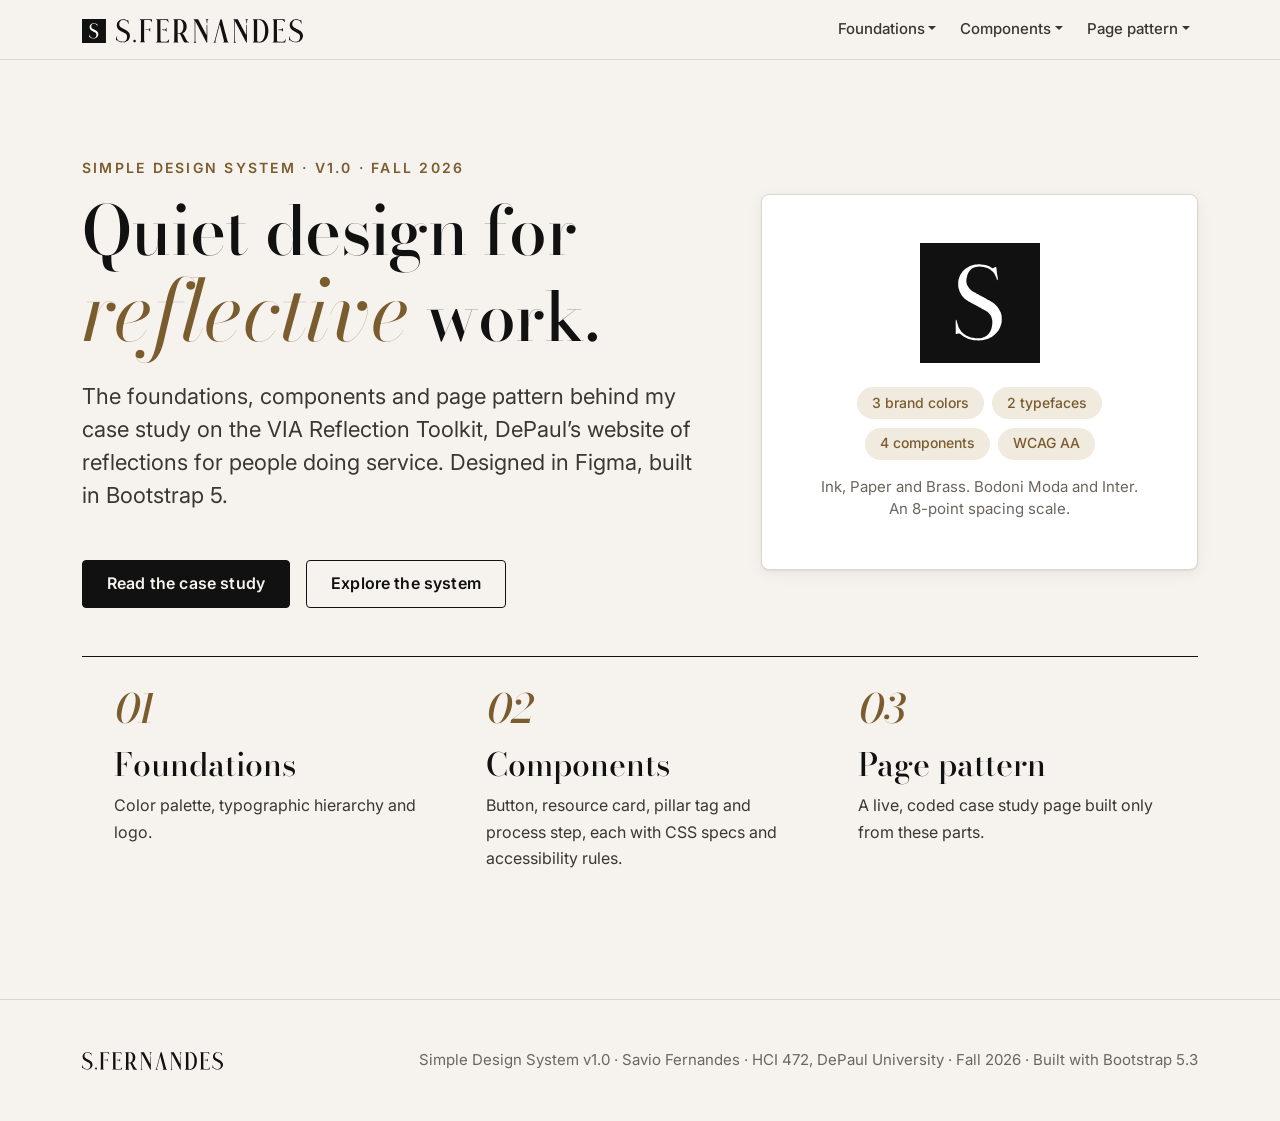
<file: index.html>
<!DOCTYPE html>
<html lang="en">
<head>
  <meta charset="UTF-8">
  <meta name="viewport" content="width=device-width, initial-scale=1">
  <meta name="description" content="A simple design system by Savio Fernandes, built for a case study of DePaul's VIA Reflection Toolkit.">
  <meta name="author" content="Savio Fernandes">
  <title>Cover · S.Fernandes Design System</title>
  <link rel="icon" href="favicon.svg" type="image/svg+xml">
  <link rel="icon" href="favicon.ico" sizes="any">
  <link href="https://cdn.jsdelivr.net/npm/bootstrap@5.3.3/dist/css/bootstrap.min.css" rel="stylesheet">
  <link rel="preconnect" href="https://fonts.googleapis.com">
  <link rel="preconnect" href="https://fonts.gstatic.com" crossorigin>
  <link href="https://fonts.googleapis.com/css2?family=Bodoni+Moda:ital,opsz,wght@0,6..96,400;0,6..96,500;1,6..96,400&family=Inter:wght@400;500;600&display=swap" rel="stylesheet">
  <link rel="stylesheet" href="css/ds.css">
</head>
<body>
<a class="skip-link" href="#main">Skip to main content</a>
<header>
<nav class="navbar navbar-expand-md sticky-top sf-nav" aria-label="Main">
  <div class="container-xl">
    <a class="navbar-brand" href="index.html"><img src="assets/logo/sf-lockup-black.svg" alt="S.Fernandes design system home"></a>
    <button class="navbar-toggler" type="button" data-bs-toggle="collapse" data-bs-target="#sfnav" aria-controls="sfnav" aria-expanded="false" aria-label="Toggle navigation">
      <span class="navbar-toggler-icon"></span>
    </button>
    <div class="collapse navbar-collapse" id="sfnav">
      <ul class="navbar-nav ms-auto gap-md-2"><li class="nav-item dropdown">
          <a class="nav-link dropdown-toggle" href="#" id="dd-foundations" role="button" data-bs-toggle="dropdown" aria-expanded="false">Foundations</a>
          <ul class="dropdown-menu dropdown-menu-end" aria-labelledby="dd-foundations"><li><a class="dropdown-item" href="foundations/colors.html">Color</a></li><li><a class="dropdown-item" href="foundations/typography.html">Typography</a></li><li><a class="dropdown-item" href="foundations/logo.html">Logo</a></li></ul>
        </li><li class="nav-item dropdown">
          <a class="nav-link dropdown-toggle" href="#" id="dd-components" role="button" data-bs-toggle="dropdown" aria-expanded="false">Components</a>
          <ul class="dropdown-menu dropdown-menu-end" aria-labelledby="dd-components"><li><a class="dropdown-item" href="components/button.html">Button</a></li><li><a class="dropdown-item" href="components/card.html">Resource card</a></li><li><a class="dropdown-item" href="components/tag.html">Pillar tag</a></li><li><a class="dropdown-item" href="components/step.html">Process step</a></li></ul>
        </li><li class="nav-item dropdown">
          <a class="nav-link dropdown-toggle" href="#" id="dd-page-pattern" role="button" data-bs-toggle="dropdown" aria-expanded="false">Page pattern</a>
          <ul class="dropdown-menu dropdown-menu-end" aria-labelledby="dd-page-pattern"><li><a class="dropdown-item" href="patterns/case-study.html">Case study: VIA Toolkit</a></li></ul>
        </li></ul>
    </div>
  </div>
</nav>
</header>

<main id="main">
<section class="sf-cover">
  <div class="container-xl">
    <div class="row align-items-center g-4 g-lg-5">
      <div class="col-lg-7">
        <span class="sf-eyebrow">Simple Design System · v1.0 · Fall 2026</span>
        <h1 class="sf-display mb-4">Quiet design for <em class="sf-emphasis">reflective</em> work.</h1>
        <p class="sf-lead sf-measure mb-5">The foundations, components and page pattern behind my case study on the VIA Reflection Toolkit, DePaul’s website of reflections for people doing service. Designed in Figma, built in Bootstrap 5.</p>
        <div class="d-flex flex-wrap gap-3">
          <a class="sf-btn" href="patterns/case-study.html">Read the case study</a>
          <a class="sf-btn sf-btn--secondary" href="foundations/colors.html">Explore the system</a>
        </div>
      </div>
      <div class="col-lg-5">
        <div class="sf-mock text-center p-5">
          <img src="assets/logo/sf-mark-black.svg" alt="" width="120" height="120" class="mb-4">
          <ul class="sf-tags justify-content-center mb-3" aria-label="System at a glance">
            <li><span class="sf-tag">3 brand colors</span></li>
            <li><span class="sf-tag">2 typefaces</span></li>
            <li><span class="sf-tag">4 components</span></li>
            <li><span class="sf-tag">WCAG AA</span></li>
          </ul>
          <p class="sf-small mb-0">Ink, Paper and Brass. Bodoni Moda and Inter. An 8-point spacing scale.</p>
        </div>
      </div>
    </div>
    <div class="row g-0 mt-5">
      <div class="col-md-4"><a class="sf-cover-card" href="foundations/colors.html"><span class="num">01</span><h2>Foundations</h2><p>Color palette, typographic hierarchy and logo.</p></a></div>
      <div class="col-md-4"><a class="sf-cover-card" href="components/button.html"><span class="num">02</span><h2>Components</h2><p>Button, resource card, pillar tag and process step, each with CSS specs and accessibility rules.</p></a></div>
      <div class="col-md-4"><a class="sf-cover-card" href="patterns/case-study.html"><span class="num">03</span><h2>Page pattern</h2><p>A live, coded case study page built only from these parts.</p></a></div>
    </div>
  </div>
</section>
</main>
<footer class="sf-footer">
  <div class="container-xl d-flex flex-wrap justify-content-between align-items-center gap-3">
    <img src="assets/logo/sf-wordmark-black.svg" alt="S.Fernandes">
    <span>Simple Design System v1.0 · Savio Fernandes · HCI 472, DePaul University · Fall 2026 · Built with Bootstrap 5.3</span>
  </div>
</footer>
<script src="https://cdn.jsdelivr.net/npm/bootstrap@5.3.3/dist/js/bootstrap.bundle.min.js"></script>
<script>
  // Pillar tag filter toggles (Pillar tag component + case study demo)
  document.querySelectorAll('button.sf-tag[aria-pressed]').forEach(function (b) {
    b.addEventListener('click', function () {
      b.setAttribute('aria-pressed', b.getAttribute('aria-pressed') === 'true' ? 'false' : 'true');
    });
  });
</script>
</body>
</html>
</file>
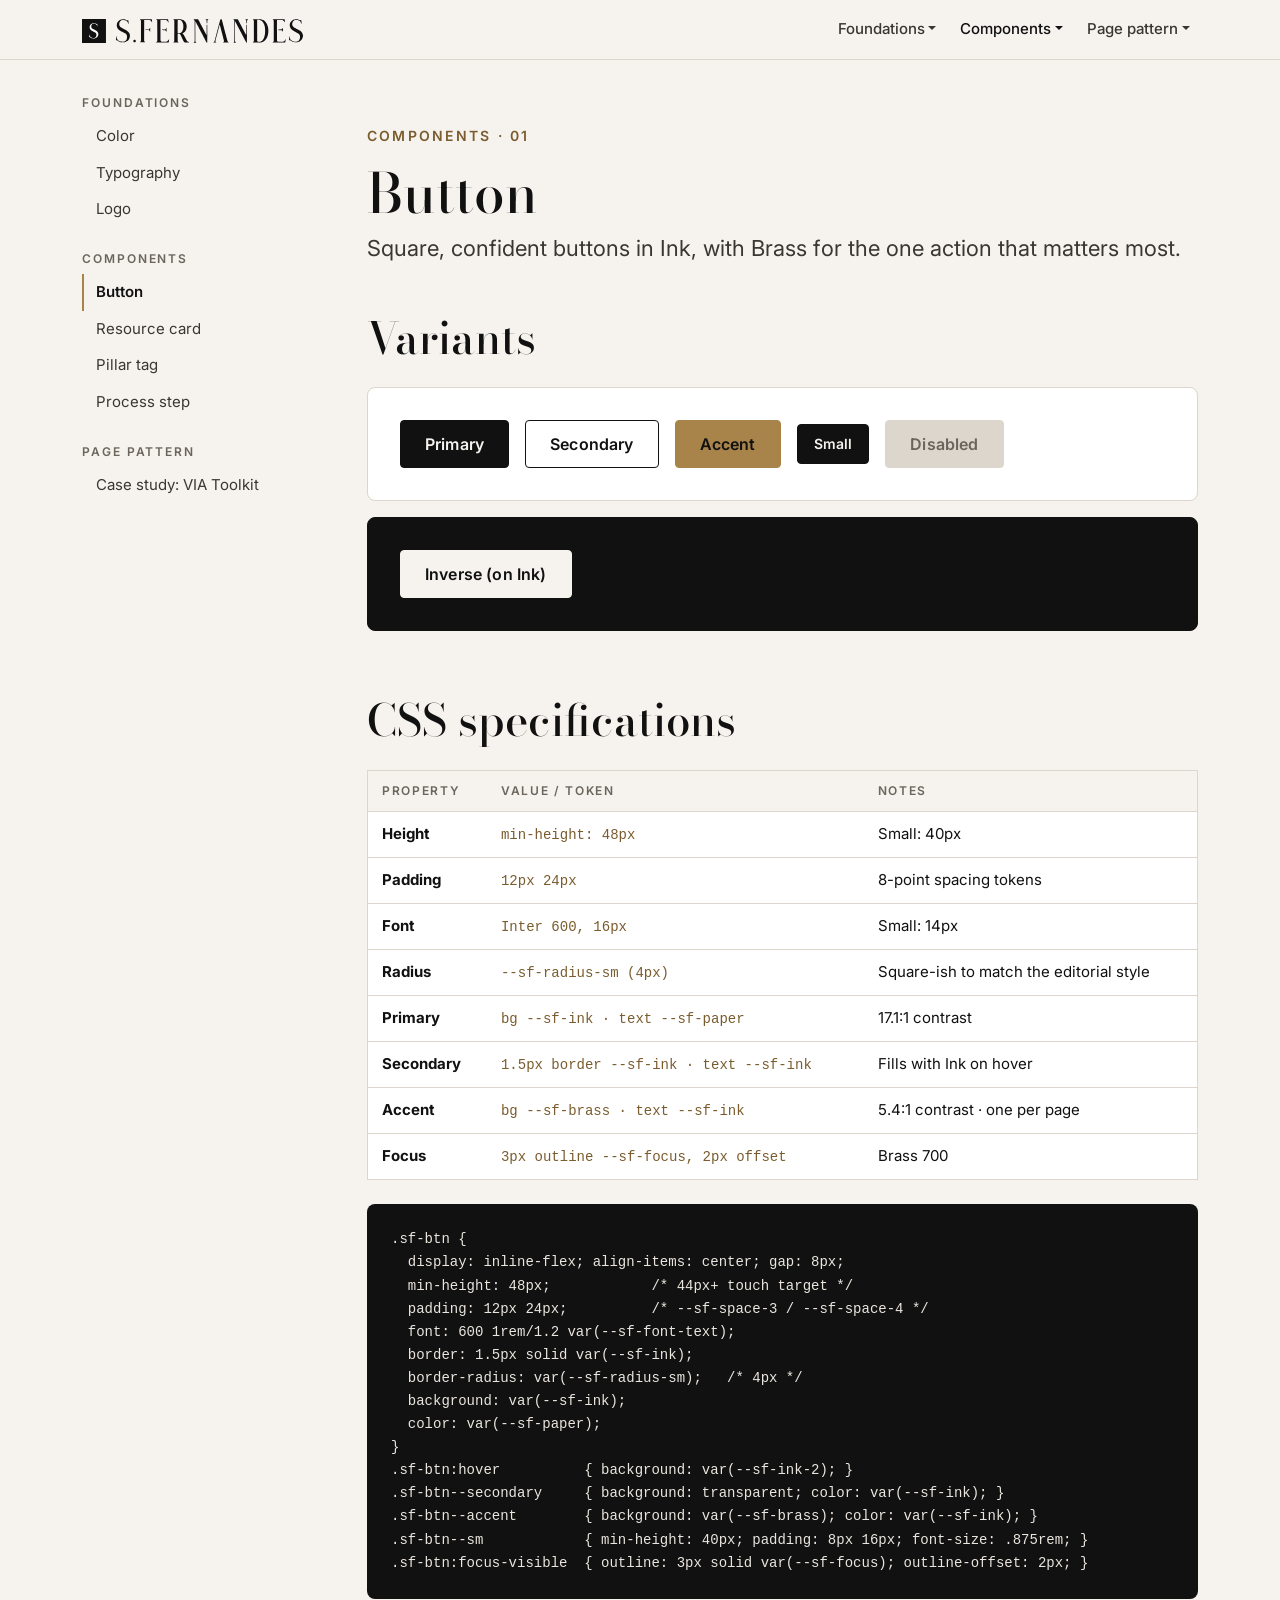
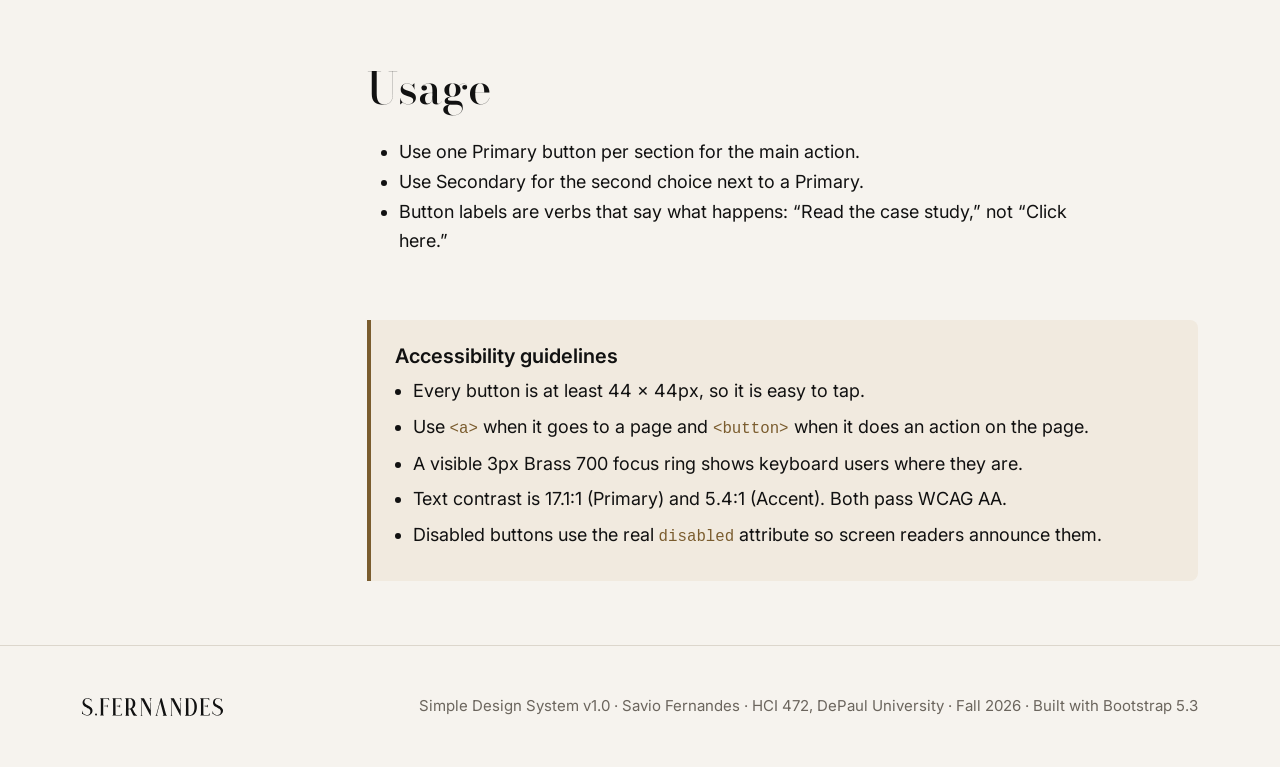
<file: components/button.html>
<!DOCTYPE html>
<html lang="en">
<head>
  <meta charset="UTF-8">
  <meta name="viewport" content="width=device-width, initial-scale=1">
  <meta name="description" content="Button component">
  <meta name="author" content="Savio Fernandes">
  <title>Button · S.Fernandes Design System</title>
  <link rel="icon" href="../favicon.svg" type="image/svg+xml">
  <link rel="icon" href="../favicon.ico" sizes="any">
  <link href="https://cdn.jsdelivr.net/npm/bootstrap@5.3.3/dist/css/bootstrap.min.css" rel="stylesheet">
  <link rel="preconnect" href="https://fonts.googleapis.com">
  <link rel="preconnect" href="https://fonts.gstatic.com" crossorigin>
  <link href="https://fonts.googleapis.com/css2?family=Bodoni+Moda:ital,opsz,wght@0,6..96,400;0,6..96,500;1,6..96,400&family=Inter:wght@400;500;600&display=swap" rel="stylesheet">
  <link rel="stylesheet" href="../css/ds.css">
</head>
<body>
<a class="skip-link" href="#main">Skip to main content</a>
<header>
<nav class="navbar navbar-expand-md sticky-top sf-nav" aria-label="Main">
  <div class="container-xl">
    <a class="navbar-brand" href="../index.html"><img src="../assets/logo/sf-lockup-black.svg" alt="S.Fernandes design system home"></a>
    <button class="navbar-toggler" type="button" data-bs-toggle="collapse" data-bs-target="#sfnav" aria-controls="sfnav" aria-expanded="false" aria-label="Toggle navigation">
      <span class="navbar-toggler-icon"></span>
    </button>
    <div class="collapse navbar-collapse" id="sfnav">
      <ul class="navbar-nav ms-auto gap-md-2"><li class="nav-item dropdown">
          <a class="nav-link dropdown-toggle" href="#" id="dd-foundations" role="button" data-bs-toggle="dropdown" aria-expanded="false">Foundations</a>
          <ul class="dropdown-menu dropdown-menu-end" aria-labelledby="dd-foundations"><li><a class="dropdown-item" href="../foundations/colors.html">Color</a></li><li><a class="dropdown-item" href="../foundations/typography.html">Typography</a></li><li><a class="dropdown-item" href="../foundations/logo.html">Logo</a></li></ul>
        </li><li class="nav-item dropdown">
          <a class="nav-link dropdown-toggle active" href="#" id="dd-components" role="button" data-bs-toggle="dropdown" aria-expanded="false">Components</a>
          <ul class="dropdown-menu dropdown-menu-end" aria-labelledby="dd-components"><li><a class="dropdown-item active" href="../components/button.html" aria-current="page">Button</a></li><li><a class="dropdown-item" href="../components/card.html">Resource card</a></li><li><a class="dropdown-item" href="../components/tag.html">Pillar tag</a></li><li><a class="dropdown-item" href="../components/step.html">Process step</a></li></ul>
        </li><li class="nav-item dropdown">
          <a class="nav-link dropdown-toggle" href="#" id="dd-page-pattern" role="button" data-bs-toggle="dropdown" aria-expanded="false">Page pattern</a>
          <ul class="dropdown-menu dropdown-menu-end" aria-labelledby="dd-page-pattern"><li><a class="dropdown-item" href="../patterns/case-study.html">Case study: VIA Toolkit</a></li></ul>
        </li></ul>
    </div>
  </div>
</nav>
</header>
<div class="container-xl">
  <div class="row">
    <div class="col-lg-3 d-none d-lg-block"><nav class="sf-sidebar" aria-label="Design system sections"><h2>Foundations</h2><a href="../foundations/colors.html">Color</a><a href="../foundations/typography.html">Typography</a><a href="../foundations/logo.html">Logo</a><h2>Components</h2><a href="../components/button.html" aria-current="page">Button</a><a href="../components/card.html">Resource card</a><a href="../components/tag.html">Pillar tag</a><a href="../components/step.html">Process step</a><h2>Page pattern</h2><a href="../patterns/case-study.html">Case study: VIA Toolkit</a></nav></div>
    <main id="main" class="col-lg-9">
      <div class="sf-doc-header">
        <span class="sf-eyebrow">Components · 01</span>
        <h1>Button</h1>
        <p class="sf-lead sf-measure">Square, confident buttons in Ink, with Brass for the one action that matters most.</p>
      </div>
      <section class="sf-doc-block" aria-labelledby="b-var"><h2 id="b-var" class="mb-4">Variants</h2><div class="sf-demo mb-3"><div class="d-flex flex-wrap gap-3 align-items-center">
  <a class="sf-btn" href="#">Primary</a>
  <a class="sf-btn sf-btn--secondary" href="#">Secondary</a>
  <a class="sf-btn sf-btn--accent" href="#">Accent</a>
  <a class="sf-btn sf-btn--sm" href="#">Small</a>
  <button class="sf-btn" disabled>Disabled</button>
</div></div>
<div class="sf-demo is-ink"><div class="d-flex flex-wrap gap-3"><a class="sf-btn sf-btn--inverse" href="#">Inverse (on Ink)</a></div></div></section><section class="sf-doc-block" aria-labelledby="b-css"><h2 id="b-css" class="mb-4">CSS specifications</h2><div class="table-wrap"><table class="sf-spec"><thead><tr><th>Property</th><th>Value / token</th><th>Notes</th></tr></thead><tbody><tr><td><b>Height</b></td><td><code>min-height: 48px</code></td><td>Small: 40px</td></tr><tr><td><b>Padding</b></td><td><code>12px 24px</code></td><td>8-point spacing tokens</td></tr><tr><td><b>Font</b></td><td><code>Inter 600, 16px</code></td><td>Small: 14px</td></tr><tr><td><b>Radius</b></td><td><code>--sf-radius-sm (4px)</code></td><td>Square-ish to match the editorial style</td></tr><tr><td><b>Primary</b></td><td><code>bg --sf-ink · text --sf-paper</code></td><td>17.1:1 contrast</td></tr><tr><td><b>Secondary</b></td><td><code>1.5px border --sf-ink · text --sf-ink</code></td><td>Fills with Ink on hover</td></tr><tr><td><b>Accent</b></td><td><code>bg --sf-brass · text --sf-ink</code></td><td>5.4:1 contrast · one per page</td></tr><tr><td><b>Focus</b></td><td><code>3px outline --sf-focus, 2px offset</code></td><td>Brass 700</td></tr></tbody></table></div><div class="mt-4"><pre class="sf-code"><code>.sf-btn {
  display: inline-flex; align-items: center; gap: 8px;
  min-height: 48px;            /* 44px+ touch target */
  padding: 12px 24px;          /* --sf-space-3 / --sf-space-4 */
  font: 600 1rem/1.2 var(--sf-font-text);
  border: 1.5px solid var(--sf-ink);
  border-radius: var(--sf-radius-sm);   /* 4px */
  background: var(--sf-ink);
  color: var(--sf-paper);
}
.sf-btn:hover          { background: var(--sf-ink-2); }
.sf-btn--secondary     { background: transparent; color: var(--sf-ink); }
.sf-btn--accent        { background: var(--sf-brass); color: var(--sf-ink); }
.sf-btn--sm            { min-height: 40px; padding: 8px 16px; font-size: .875rem; }
.sf-btn:focus-visible  { outline: 3px solid var(--sf-focus); outline-offset: 2px; }</code></pre></div></section><section class="sf-doc-block" aria-labelledby="b-use"><h2 id="b-use" class="mb-4">Usage</h2><ul class="sf-measure"><li>Use one Primary button per section for the main action.</li><li>Use Secondary for the second choice next to a Primary.</li><li>Button labels are verbs that say what happens: “Read the case study,” not “Click here.”</li></ul></section><section class="sf-doc-block"><div class="sf-a11y"><h2 class="h5 fw-semibold" style="font-family:var(--sf-font-text)">Accessibility guidelines</h2><ul><li>Every button is at least 44 × 44px, so it is easy to tap.</li><li>Use <code>&lt;a&gt;</code> when it goes to a page and <code>&lt;button&gt;</code> when it does an action on the page.</li><li>A visible 3px Brass 700 focus ring shows keyboard users where they are.</li><li>Text contrast is 17.1:1 (Primary) and 5.4:1 (Accent). Both pass WCAG AA.</li><li>Disabled buttons use the real <code>disabled</code> attribute so screen readers announce them.</li></ul></div></section>
    </main>
  </div>
</div>
<footer class="sf-footer">
  <div class="container-xl d-flex flex-wrap justify-content-between align-items-center gap-3">
    <img src="../assets/logo/sf-wordmark-black.svg" alt="S.Fernandes">
    <span>Simple Design System v1.0 · Savio Fernandes · HCI 472, DePaul University · Fall 2026 · Built with Bootstrap 5.3</span>
  </div>
</footer>
<script src="https://cdn.jsdelivr.net/npm/bootstrap@5.3.3/dist/js/bootstrap.bundle.min.js"></script>
<script>
  // Pillar tag filter toggles (Pillar tag component + case study demo)
  document.querySelectorAll('button.sf-tag[aria-pressed]').forEach(function (b) {
    b.addEventListener('click', function () {
      b.setAttribute('aria-pressed', b.getAttribute('aria-pressed') === 'true' ? 'false' : 'true');
    });
  });
</script>
</body>
</html>
</file>
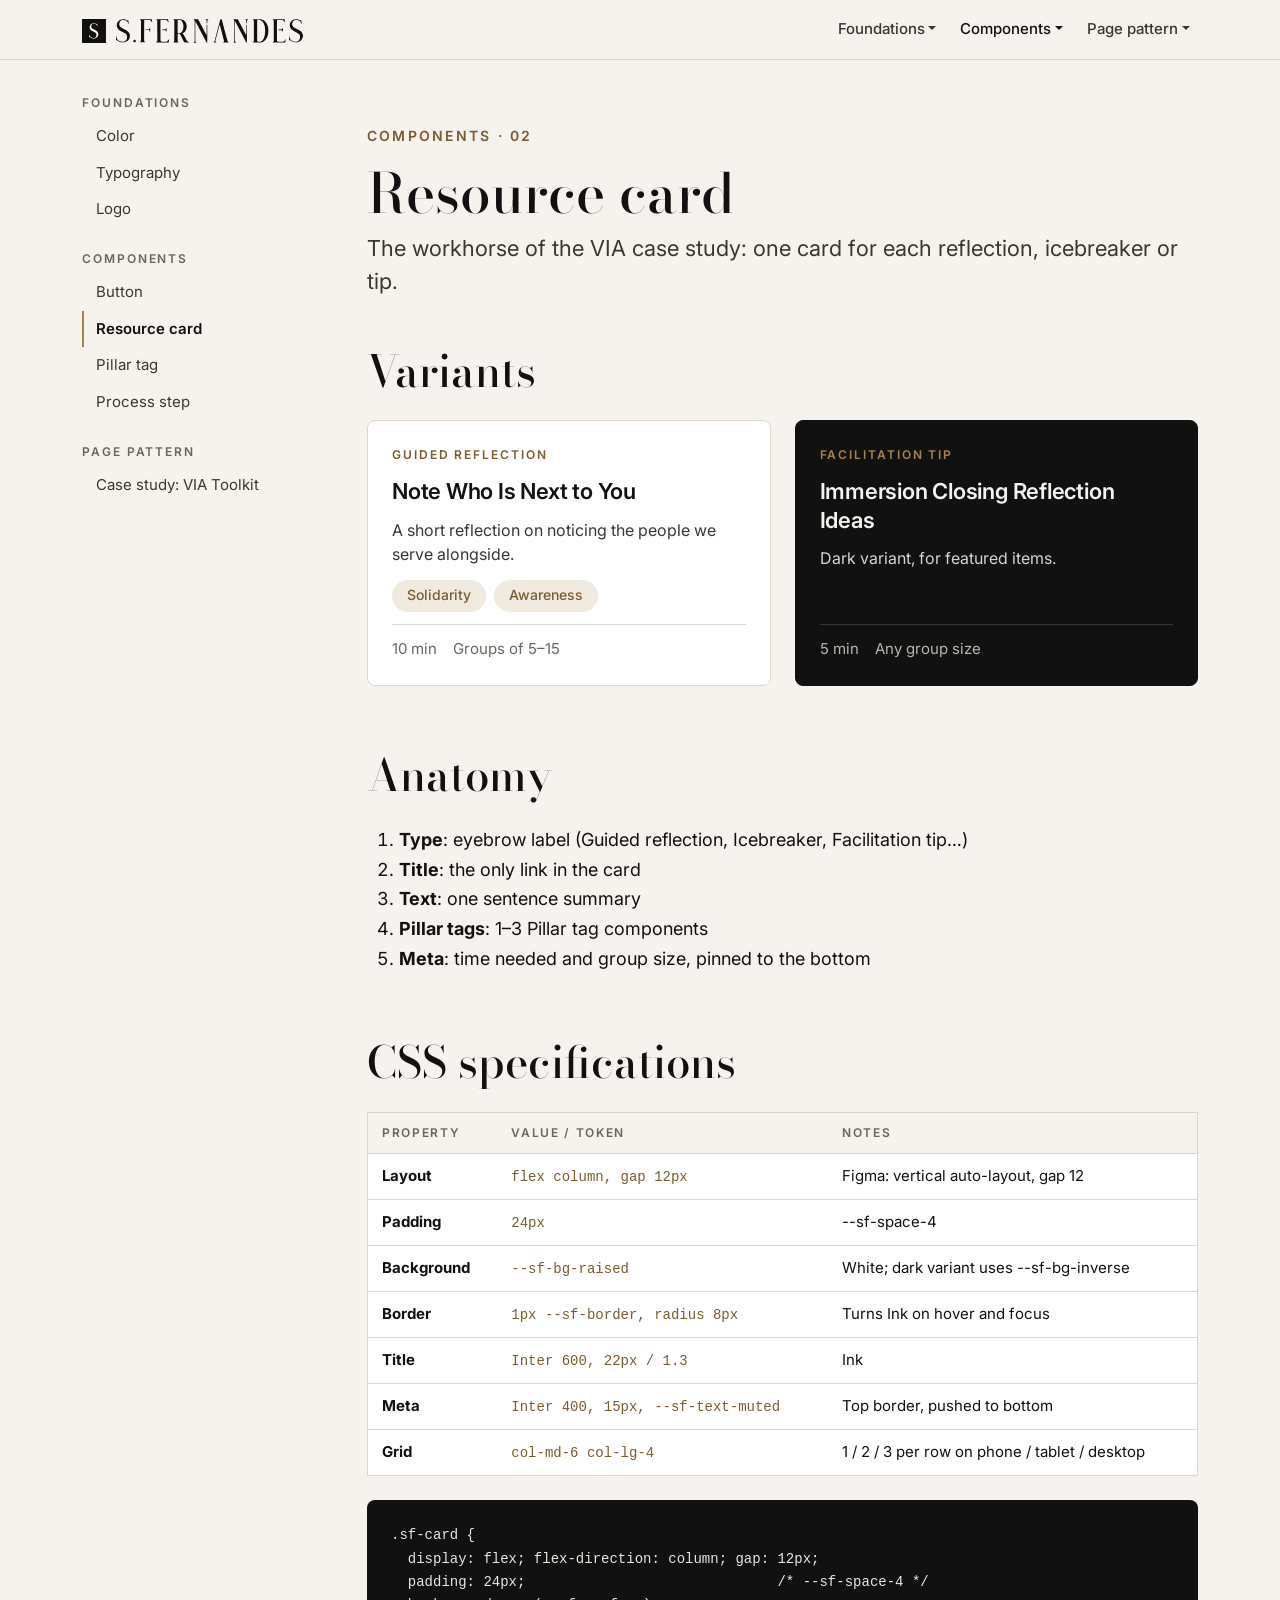
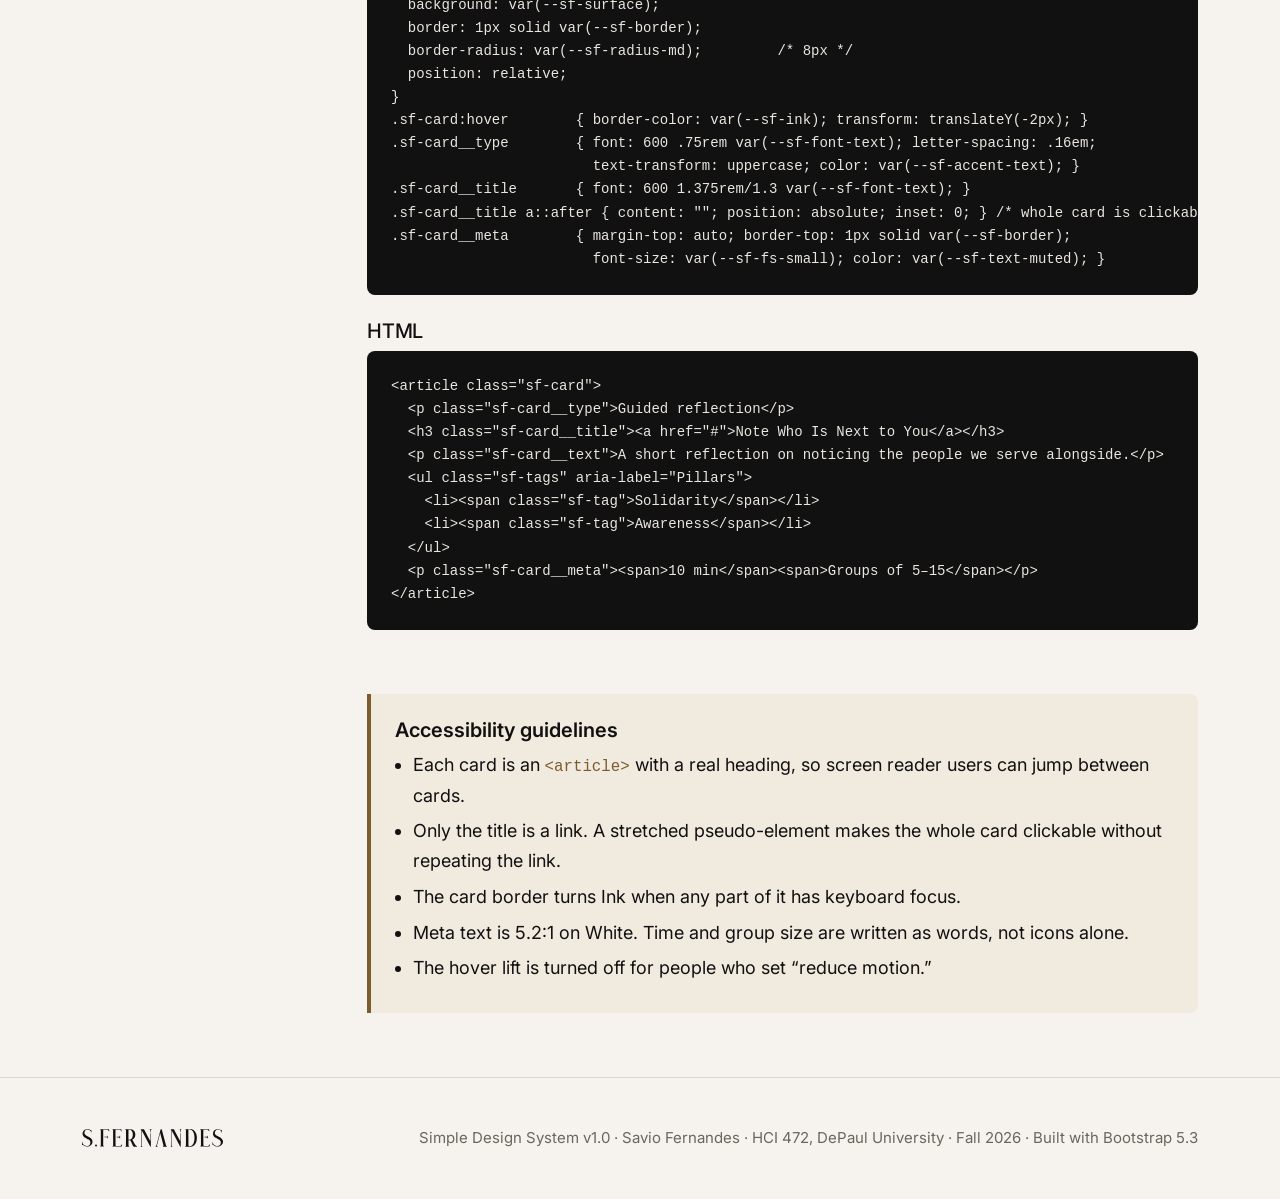
<file: components/card.html>
<!DOCTYPE html>
<html lang="en">
<head>
  <meta charset="UTF-8">
  <meta name="viewport" content="width=device-width, initial-scale=1">
  <meta name="description" content="Resource card component">
  <meta name="author" content="Savio Fernandes">
  <title>Resource card · S.Fernandes Design System</title>
  <link rel="icon" href="../favicon.svg" type="image/svg+xml">
  <link rel="icon" href="../favicon.ico" sizes="any">
  <link href="https://cdn.jsdelivr.net/npm/bootstrap@5.3.3/dist/css/bootstrap.min.css" rel="stylesheet">
  <link rel="preconnect" href="https://fonts.googleapis.com">
  <link rel="preconnect" href="https://fonts.gstatic.com" crossorigin>
  <link href="https://fonts.googleapis.com/css2?family=Bodoni+Moda:ital,opsz,wght@0,6..96,400;0,6..96,500;1,6..96,400&family=Inter:wght@400;500;600&display=swap" rel="stylesheet">
  <link rel="stylesheet" href="../css/ds.css">
</head>
<body>
<a class="skip-link" href="#main">Skip to main content</a>
<header>
<nav class="navbar navbar-expand-md sticky-top sf-nav" aria-label="Main">
  <div class="container-xl">
    <a class="navbar-brand" href="../index.html"><img src="../assets/logo/sf-lockup-black.svg" alt="S.Fernandes design system home"></a>
    <button class="navbar-toggler" type="button" data-bs-toggle="collapse" data-bs-target="#sfnav" aria-controls="sfnav" aria-expanded="false" aria-label="Toggle navigation">
      <span class="navbar-toggler-icon"></span>
    </button>
    <div class="collapse navbar-collapse" id="sfnav">
      <ul class="navbar-nav ms-auto gap-md-2"><li class="nav-item dropdown">
          <a class="nav-link dropdown-toggle" href="#" id="dd-foundations" role="button" data-bs-toggle="dropdown" aria-expanded="false">Foundations</a>
          <ul class="dropdown-menu dropdown-menu-end" aria-labelledby="dd-foundations"><li><a class="dropdown-item" href="../foundations/colors.html">Color</a></li><li><a class="dropdown-item" href="../foundations/typography.html">Typography</a></li><li><a class="dropdown-item" href="../foundations/logo.html">Logo</a></li></ul>
        </li><li class="nav-item dropdown">
          <a class="nav-link dropdown-toggle active" href="#" id="dd-components" role="button" data-bs-toggle="dropdown" aria-expanded="false">Components</a>
          <ul class="dropdown-menu dropdown-menu-end" aria-labelledby="dd-components"><li><a class="dropdown-item" href="../components/button.html">Button</a></li><li><a class="dropdown-item active" href="../components/card.html" aria-current="page">Resource card</a></li><li><a class="dropdown-item" href="../components/tag.html">Pillar tag</a></li><li><a class="dropdown-item" href="../components/step.html">Process step</a></li></ul>
        </li><li class="nav-item dropdown">
          <a class="nav-link dropdown-toggle" href="#" id="dd-page-pattern" role="button" data-bs-toggle="dropdown" aria-expanded="false">Page pattern</a>
          <ul class="dropdown-menu dropdown-menu-end" aria-labelledby="dd-page-pattern"><li><a class="dropdown-item" href="../patterns/case-study.html">Case study: VIA Toolkit</a></li></ul>
        </li></ul>
    </div>
  </div>
</nav>
</header>
<div class="container-xl">
  <div class="row">
    <div class="col-lg-3 d-none d-lg-block"><nav class="sf-sidebar" aria-label="Design system sections"><h2>Foundations</h2><a href="../foundations/colors.html">Color</a><a href="../foundations/typography.html">Typography</a><a href="../foundations/logo.html">Logo</a><h2>Components</h2><a href="../components/button.html">Button</a><a href="../components/card.html" aria-current="page">Resource card</a><a href="../components/tag.html">Pillar tag</a><a href="../components/step.html">Process step</a><h2>Page pattern</h2><a href="../patterns/case-study.html">Case study: VIA Toolkit</a></nav></div>
    <main id="main" class="col-lg-9">
      <div class="sf-doc-header">
        <span class="sf-eyebrow">Components · 02</span>
        <h1>Resource card</h1>
        <p class="sf-lead sf-measure">The workhorse of the VIA case study: one card for each reflection, icebreaker or tip.</p>
      </div>
      <section class="sf-doc-block" aria-labelledby="c-var"><h2 id="c-var" class="mb-4">Variants</h2><div class="row g-4">
  <div class="col-md-6"><article class="sf-card">
  <p class="sf-card__type">Guided reflection</p>
  <h3 class="sf-card__title"><a href="#">Note Who Is Next to You</a></h3>
  <p class="sf-card__text">A short reflection on noticing the people we serve alongside.</p>
  <ul class="sf-tags" aria-label="Pillars">
    <li><span class="sf-tag">Solidarity</span></li>
    <li><span class="sf-tag">Awareness</span></li>
  </ul>
  <p class="sf-card__meta"><span>10 min</span><span>Groups of 5–15</span></p>
</article></div>
  <div class="col-md-6"><article class="sf-card sf-card--dark">
    <p class="sf-card__type">Facilitation tip</p>
    <h3 class="sf-card__title"><a href="#">Immersion Closing Reflection Ideas</a></h3>
    <p class="sf-card__text">Dark variant, for featured items.</p>
    <p class="sf-card__meta"><span>5 min</span><span>Any group size</span></p>
  </article></div>
</div></section><section class="sf-doc-block" aria-labelledby="c-anat"><h2 id="c-anat" class="mb-4">Anatomy</h2><ol class="sf-measure"><li><b>Type</b>: eyebrow label (Guided reflection, Icebreaker, Facilitation tip…)</li><li><b>Title</b>: the only link in the card</li><li><b>Text</b>: one sentence summary</li><li><b>Pillar tags</b>: 1–3 Pillar tag components</li><li><b>Meta</b>: time needed and group size, pinned to the bottom</li></ol></section><section class="sf-doc-block" aria-labelledby="c-css"><h2 id="c-css" class="mb-4">CSS specifications</h2><div class="table-wrap"><table class="sf-spec"><thead><tr><th>Property</th><th>Value / token</th><th>Notes</th></tr></thead><tbody><tr><td><b>Layout</b></td><td><code>flex column, gap 12px</code></td><td>Figma: vertical auto-layout, gap 12</td></tr><tr><td><b>Padding</b></td><td><code>24px</code></td><td>--sf-space-4</td></tr><tr><td><b>Background</b></td><td><code>--sf-bg-raised</code></td><td>White; dark variant uses --sf-bg-inverse</td></tr><tr><td><b>Border</b></td><td><code>1px --sf-border, radius 8px</code></td><td>Turns Ink on hover and focus</td></tr><tr><td><b>Title</b></td><td><code>Inter 600, 22px / 1.3</code></td><td>Ink</td></tr><tr><td><b>Meta</b></td><td><code>Inter 400, 15px, --sf-text-muted</code></td><td>Top border, pushed to bottom</td></tr><tr><td><b>Grid</b></td><td><code>col-md-6 col-lg-4</code></td><td>1 / 2 / 3 per row on phone / tablet / desktop</td></tr></tbody></table></div><div class="mt-4"><pre class="sf-code"><code>.sf-card {
  display: flex; flex-direction: column; gap: 12px;
  padding: 24px;                              /* --sf-space-4 */
  background: var(--sf-surface);
  border: 1px solid var(--sf-border);
  border-radius: var(--sf-radius-md);         /* 8px */
  position: relative;
}
.sf-card:hover        { border-color: var(--sf-ink); transform: translateY(-2px); }
.sf-card__type        { font: 600 .75rem var(--sf-font-text); letter-spacing: .16em;
                        text-transform: uppercase; color: var(--sf-accent-text); }
.sf-card__title       { font: 600 1.375rem/1.3 var(--sf-font-text); }
.sf-card__title a::after { content: &quot;&quot;; position: absolute; inset: 0; } /* whole card is clickable */
.sf-card__meta        { margin-top: auto; border-top: 1px solid var(--sf-border);
                        font-size: var(--sf-fs-small); color: var(--sf-text-muted); }</code></pre></div><h3 class="h5 mt-4">HTML</h3><pre class="sf-code"><code>&lt;article class=&quot;sf-card&quot;&gt;
  &lt;p class=&quot;sf-card__type&quot;&gt;Guided reflection&lt;/p&gt;
  &lt;h3 class=&quot;sf-card__title&quot;&gt;&lt;a href=&quot;#&quot;&gt;Note Who Is Next to You&lt;/a&gt;&lt;/h3&gt;
  &lt;p class=&quot;sf-card__text&quot;&gt;A short reflection on noticing the people we serve alongside.&lt;/p&gt;
  &lt;ul class=&quot;sf-tags&quot; aria-label=&quot;Pillars&quot;&gt;
    &lt;li&gt;&lt;span class=&quot;sf-tag&quot;&gt;Solidarity&lt;/span&gt;&lt;/li&gt;
    &lt;li&gt;&lt;span class=&quot;sf-tag&quot;&gt;Awareness&lt;/span&gt;&lt;/li&gt;
  &lt;/ul&gt;
  &lt;p class=&quot;sf-card__meta&quot;&gt;&lt;span&gt;10 min&lt;/span&gt;&lt;span&gt;Groups of 5–15&lt;/span&gt;&lt;/p&gt;
&lt;/article&gt;</code></pre></section><section class="sf-doc-block"><div class="sf-a11y"><h2 class="h5 fw-semibold" style="font-family:var(--sf-font-text)">Accessibility guidelines</h2><ul><li>Each card is an <code>&lt;article&gt;</code> with a real heading, so screen reader users can jump between cards.</li><li>Only the title is a link. A stretched pseudo-element makes the whole card clickable without repeating the link.</li><li>The card border turns Ink when any part of it has keyboard focus.</li><li>Meta text is 5.2:1 on White. Time and group size are written as words, not icons alone.</li><li>The hover lift is turned off for people who set “reduce motion.”</li></ul></div></section>
    </main>
  </div>
</div>
<footer class="sf-footer">
  <div class="container-xl d-flex flex-wrap justify-content-between align-items-center gap-3">
    <img src="../assets/logo/sf-wordmark-black.svg" alt="S.Fernandes">
    <span>Simple Design System v1.0 · Savio Fernandes · HCI 472, DePaul University · Fall 2026 · Built with Bootstrap 5.3</span>
  </div>
</footer>
<script src="https://cdn.jsdelivr.net/npm/bootstrap@5.3.3/dist/js/bootstrap.bundle.min.js"></script>
<script>
  // Pillar tag filter toggles (Pillar tag component + case study demo)
  document.querySelectorAll('button.sf-tag[aria-pressed]').forEach(function (b) {
    b.addEventListener('click', function () {
      b.setAttribute('aria-pressed', b.getAttribute('aria-pressed') === 'true' ? 'false' : 'true');
    });
  });
</script>
</body>
</html>
</file>
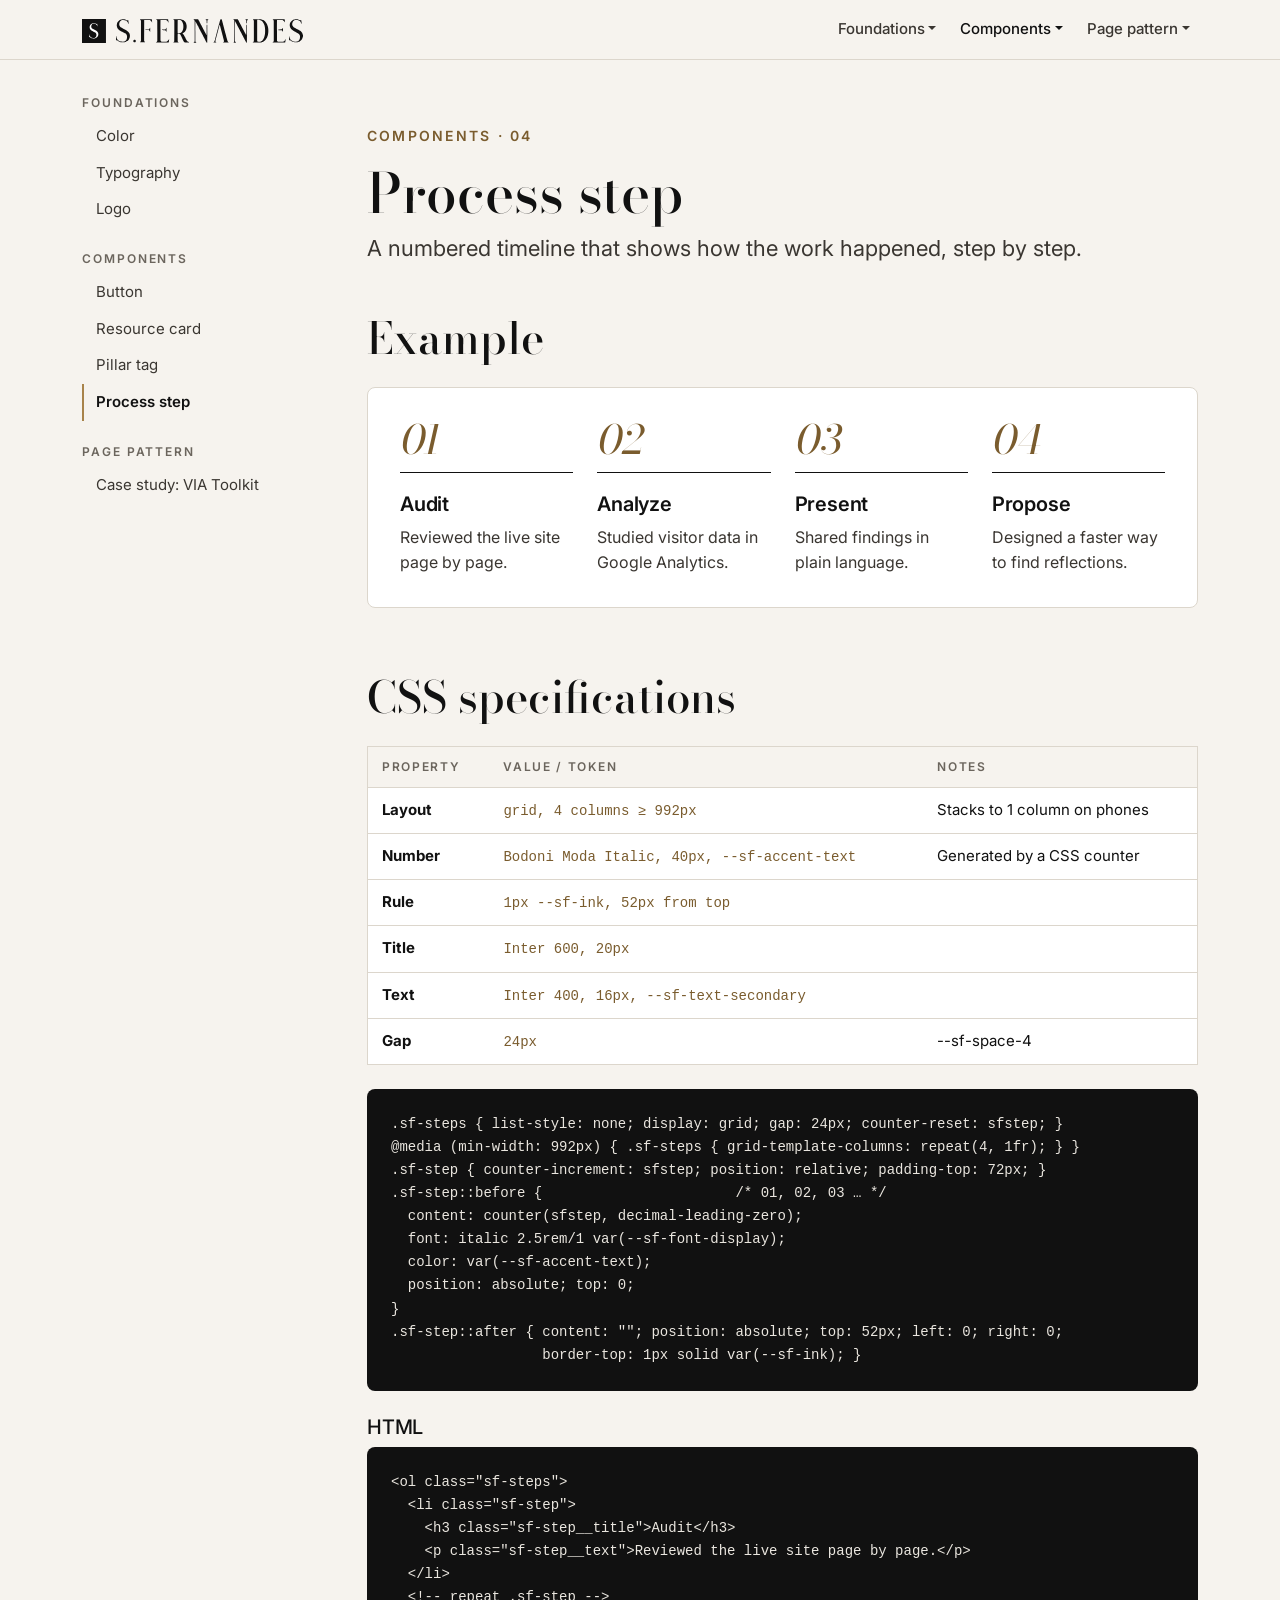
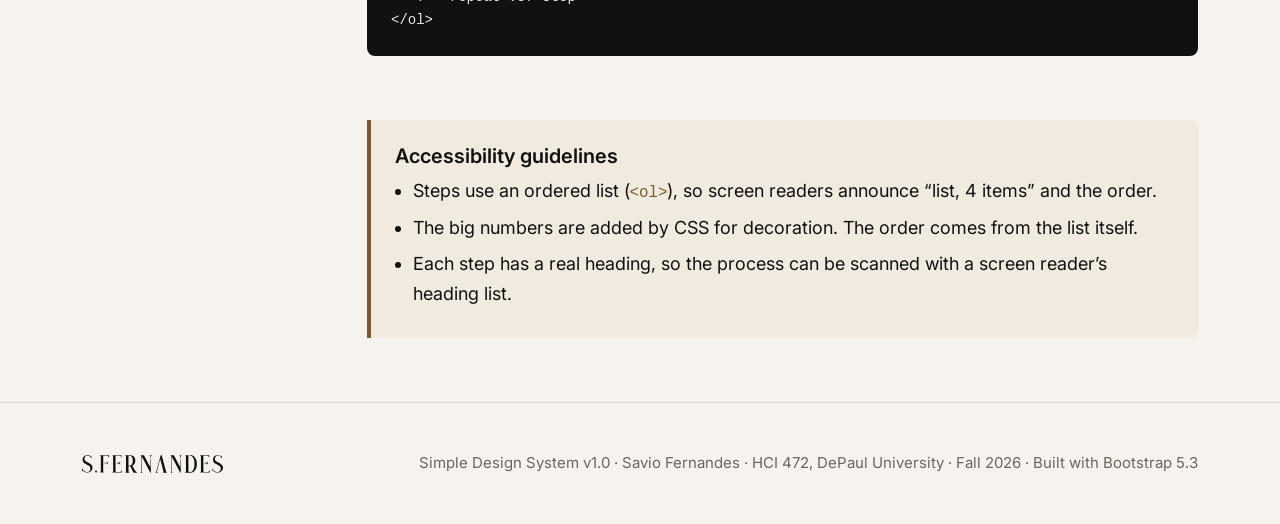
<file: components/step.html>
<!DOCTYPE html>
<html lang="en">
<head>
  <meta charset="UTF-8">
  <meta name="viewport" content="width=device-width, initial-scale=1">
  <meta name="description" content="Process step component">
  <meta name="author" content="Savio Fernandes">
  <title>Process step · S.Fernandes Design System</title>
  <link rel="icon" href="../favicon.svg" type="image/svg+xml">
  <link rel="icon" href="../favicon.ico" sizes="any">
  <link href="https://cdn.jsdelivr.net/npm/bootstrap@5.3.3/dist/css/bootstrap.min.css" rel="stylesheet">
  <link rel="preconnect" href="https://fonts.googleapis.com">
  <link rel="preconnect" href="https://fonts.gstatic.com" crossorigin>
  <link href="https://fonts.googleapis.com/css2?family=Bodoni+Moda:ital,opsz,wght@0,6..96,400;0,6..96,500;1,6..96,400&family=Inter:wght@400;500;600&display=swap" rel="stylesheet">
  <link rel="stylesheet" href="../css/ds.css">
</head>
<body>
<a class="skip-link" href="#main">Skip to main content</a>
<header>
<nav class="navbar navbar-expand-md sticky-top sf-nav" aria-label="Main">
  <div class="container-xl">
    <a class="navbar-brand" href="../index.html"><img src="../assets/logo/sf-lockup-black.svg" alt="S.Fernandes design system home"></a>
    <button class="navbar-toggler" type="button" data-bs-toggle="collapse" data-bs-target="#sfnav" aria-controls="sfnav" aria-expanded="false" aria-label="Toggle navigation">
      <span class="navbar-toggler-icon"></span>
    </button>
    <div class="collapse navbar-collapse" id="sfnav">
      <ul class="navbar-nav ms-auto gap-md-2"><li class="nav-item dropdown">
          <a class="nav-link dropdown-toggle" href="#" id="dd-foundations" role="button" data-bs-toggle="dropdown" aria-expanded="false">Foundations</a>
          <ul class="dropdown-menu dropdown-menu-end" aria-labelledby="dd-foundations"><li><a class="dropdown-item" href="../foundations/colors.html">Color</a></li><li><a class="dropdown-item" href="../foundations/typography.html">Typography</a></li><li><a class="dropdown-item" href="../foundations/logo.html">Logo</a></li></ul>
        </li><li class="nav-item dropdown">
          <a class="nav-link dropdown-toggle active" href="#" id="dd-components" role="button" data-bs-toggle="dropdown" aria-expanded="false">Components</a>
          <ul class="dropdown-menu dropdown-menu-end" aria-labelledby="dd-components"><li><a class="dropdown-item" href="../components/button.html">Button</a></li><li><a class="dropdown-item" href="../components/card.html">Resource card</a></li><li><a class="dropdown-item" href="../components/tag.html">Pillar tag</a></li><li><a class="dropdown-item active" href="../components/step.html" aria-current="page">Process step</a></li></ul>
        </li><li class="nav-item dropdown">
          <a class="nav-link dropdown-toggle" href="#" id="dd-page-pattern" role="button" data-bs-toggle="dropdown" aria-expanded="false">Page pattern</a>
          <ul class="dropdown-menu dropdown-menu-end" aria-labelledby="dd-page-pattern"><li><a class="dropdown-item" href="../patterns/case-study.html">Case study: VIA Toolkit</a></li></ul>
        </li></ul>
    </div>
  </div>
</nav>
</header>
<div class="container-xl">
  <div class="row">
    <div class="col-lg-3 d-none d-lg-block"><nav class="sf-sidebar" aria-label="Design system sections"><h2>Foundations</h2><a href="../foundations/colors.html">Color</a><a href="../foundations/typography.html">Typography</a><a href="../foundations/logo.html">Logo</a><h2>Components</h2><a href="../components/button.html">Button</a><a href="../components/card.html">Resource card</a><a href="../components/tag.html">Pillar tag</a><a href="../components/step.html" aria-current="page">Process step</a><h2>Page pattern</h2><a href="../patterns/case-study.html">Case study: VIA Toolkit</a></nav></div>
    <main id="main" class="col-lg-9">
      <div class="sf-doc-header">
        <span class="sf-eyebrow">Components · 04</span>
        <h1>Process step</h1>
        <p class="sf-lead sf-measure">A numbered timeline that shows how the work happened, step by step.</p>
      </div>
      <section class="sf-doc-block" aria-labelledby="s-ex"><h2 id="s-ex" class="mb-4">Example</h2><div class="sf-demo"><ol class="sf-steps">
  <li class="sf-step"><h3 class="sf-step__title">Audit</h3><p class="sf-step__text">Reviewed the live site page by page.</p></li>
  <li class="sf-step"><h3 class="sf-step__title">Analyze</h3><p class="sf-step__text">Studied visitor data in Google Analytics.</p></li>
  <li class="sf-step"><h3 class="sf-step__title">Present</h3><p class="sf-step__text">Shared findings in plain language.</p></li>
  <li class="sf-step"><h3 class="sf-step__title">Propose</h3><p class="sf-step__text">Designed a faster way to find reflections.</p></li>
</ol></div></section><section class="sf-doc-block" aria-labelledby="s-css"><h2 id="s-css" class="mb-4">CSS specifications</h2><div class="table-wrap"><table class="sf-spec"><thead><tr><th>Property</th><th>Value / token</th><th>Notes</th></tr></thead><tbody><tr><td><b>Layout</b></td><td><code>grid, 4 columns ≥ 992px</code></td><td>Stacks to 1 column on phones</td></tr><tr><td><b>Number</b></td><td><code>Bodoni Moda Italic, 40px, --sf-accent-text</code></td><td>Generated by a CSS counter</td></tr><tr><td><b>Rule</b></td><td><code>1px --sf-ink, 52px from top</code></td><td></td></tr><tr><td><b>Title</b></td><td><code>Inter 600, 20px</code></td><td></td></tr><tr><td><b>Text</b></td><td><code>Inter 400, 16px, --sf-text-secondary</code></td><td></td></tr><tr><td><b>Gap</b></td><td><code>24px</code></td><td>--sf-space-4</td></tr></tbody></table></div><div class="mt-4"><pre class="sf-code"><code>.sf-steps { list-style: none; display: grid; gap: 24px; counter-reset: sfstep; }
@media (min-width: 992px) { .sf-steps { grid-template-columns: repeat(4, 1fr); } }
.sf-step { counter-increment: sfstep; position: relative; padding-top: 72px; }
.sf-step::before {                       /* 01, 02, 03 … */
  content: counter(sfstep, decimal-leading-zero);
  font: italic 2.5rem/1 var(--sf-font-display);
  color: var(--sf-accent-text);
  position: absolute; top: 0;
}
.sf-step::after { content: &quot;&quot;; position: absolute; top: 52px; left: 0; right: 0;
                  border-top: 1px solid var(--sf-ink); }</code></pre></div><h3 class="h5 mt-4">HTML</h3><pre class="sf-code"><code>&lt;ol class=&quot;sf-steps&quot;&gt;
  &lt;li class=&quot;sf-step&quot;&gt;
    &lt;h3 class=&quot;sf-step__title&quot;&gt;Audit&lt;/h3&gt;
    &lt;p class=&quot;sf-step__text&quot;&gt;Reviewed the live site page by page.&lt;/p&gt;
  &lt;/li&gt;
  &lt;!-- repeat .sf-step --&gt;
&lt;/ol&gt;</code></pre></section><section class="sf-doc-block"><div class="sf-a11y"><h2 class="h5 fw-semibold" style="font-family:var(--sf-font-text)">Accessibility guidelines</h2><ul><li>Steps use an ordered list (<code>&lt;ol&gt;</code>), so screen readers announce “list, 4 items” and the order.</li><li>The big numbers are added by CSS for decoration. The order comes from the list itself.</li><li>Each step has a real heading, so the process can be scanned with a screen reader’s heading list.</li></ul></div></section>
    </main>
  </div>
</div>
<footer class="sf-footer">
  <div class="container-xl d-flex flex-wrap justify-content-between align-items-center gap-3">
    <img src="../assets/logo/sf-wordmark-black.svg" alt="S.Fernandes">
    <span>Simple Design System v1.0 · Savio Fernandes · HCI 472, DePaul University · Fall 2026 · Built with Bootstrap 5.3</span>
  </div>
</footer>
<script src="https://cdn.jsdelivr.net/npm/bootstrap@5.3.3/dist/js/bootstrap.bundle.min.js"></script>
<script>
  // Pillar tag filter toggles (Pillar tag component + case study demo)
  document.querySelectorAll('button.sf-tag[aria-pressed]').forEach(function (b) {
    b.addEventListener('click', function () {
      b.setAttribute('aria-pressed', b.getAttribute('aria-pressed') === 'true' ? 'false' : 'true');
    });
  });
</script>
</body>
</html>
</file>
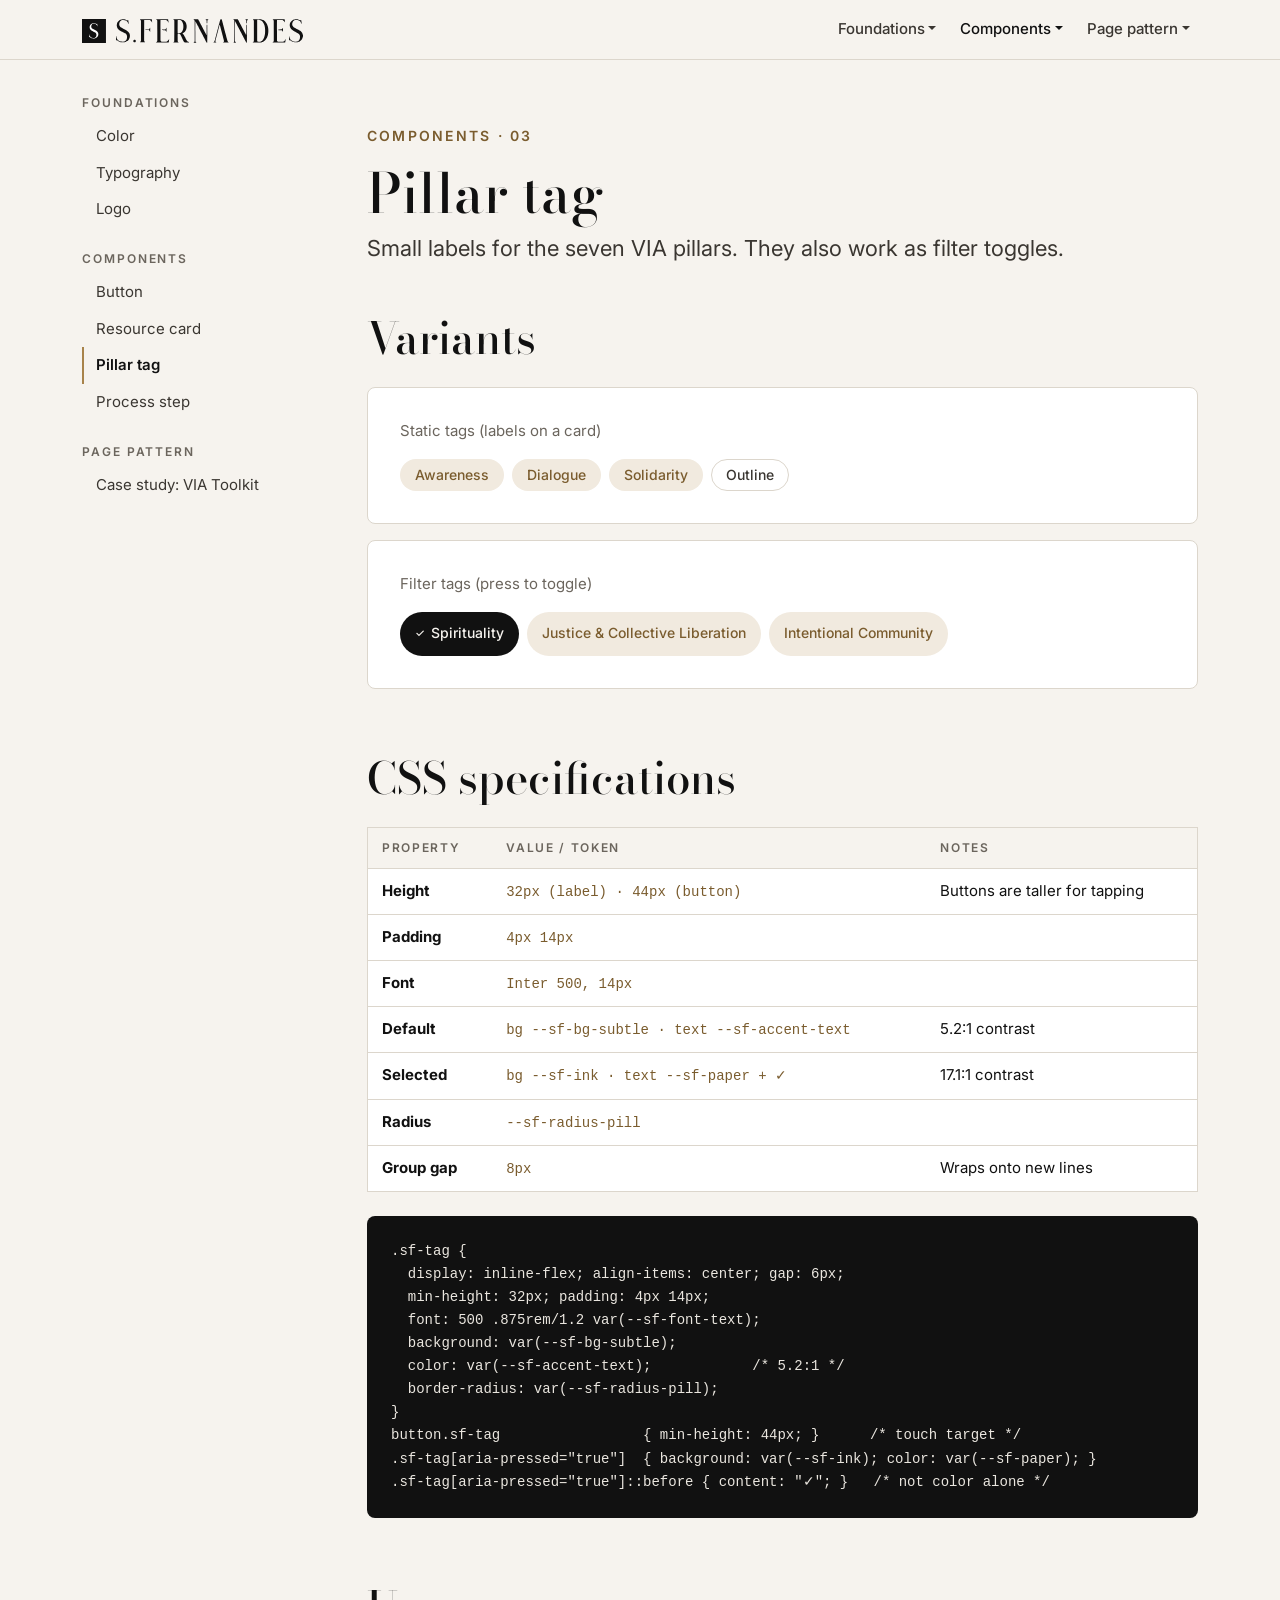
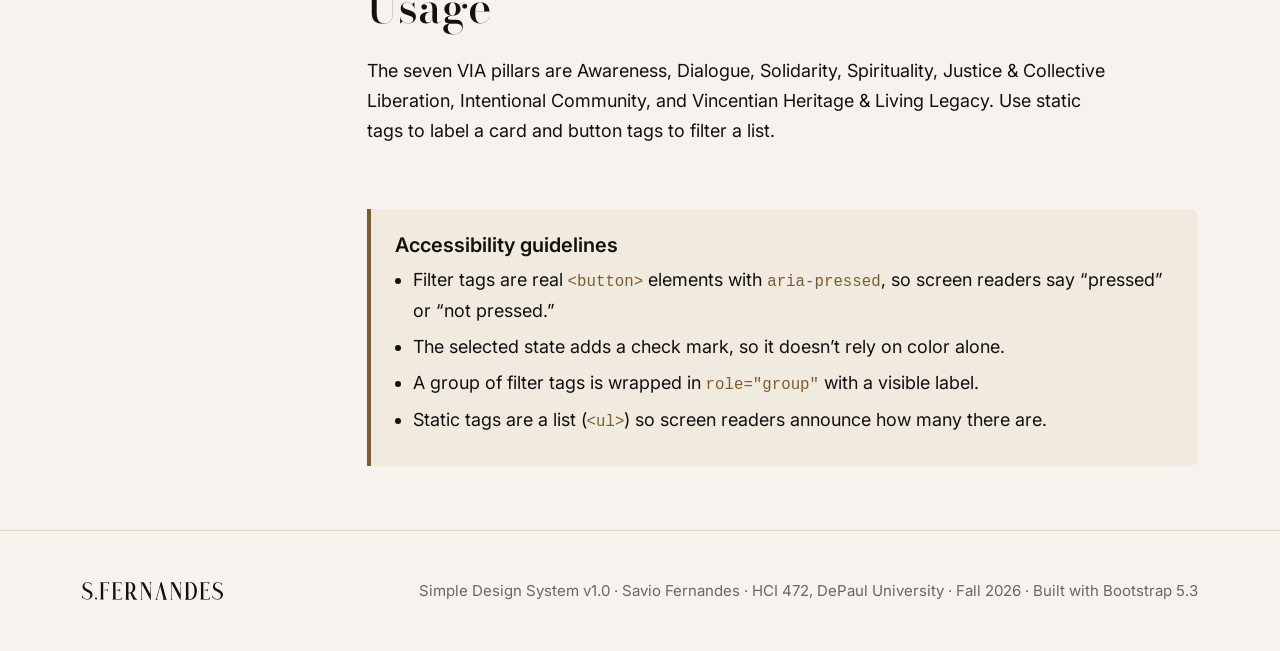
<file: components/tag.html>
<!DOCTYPE html>
<html lang="en">
<head>
  <meta charset="UTF-8">
  <meta name="viewport" content="width=device-width, initial-scale=1">
  <meta name="description" content="Pillar tag component">
  <meta name="author" content="Savio Fernandes">
  <title>Pillar tag · S.Fernandes Design System</title>
  <link rel="icon" href="../favicon.svg" type="image/svg+xml">
  <link rel="icon" href="../favicon.ico" sizes="any">
  <link href="https://cdn.jsdelivr.net/npm/bootstrap@5.3.3/dist/css/bootstrap.min.css" rel="stylesheet">
  <link rel="preconnect" href="https://fonts.googleapis.com">
  <link rel="preconnect" href="https://fonts.gstatic.com" crossorigin>
  <link href="https://fonts.googleapis.com/css2?family=Bodoni+Moda:ital,opsz,wght@0,6..96,400;0,6..96,500;1,6..96,400&family=Inter:wght@400;500;600&display=swap" rel="stylesheet">
  <link rel="stylesheet" href="../css/ds.css">
</head>
<body>
<a class="skip-link" href="#main">Skip to main content</a>
<header>
<nav class="navbar navbar-expand-md sticky-top sf-nav" aria-label="Main">
  <div class="container-xl">
    <a class="navbar-brand" href="../index.html"><img src="../assets/logo/sf-lockup-black.svg" alt="S.Fernandes design system home"></a>
    <button class="navbar-toggler" type="button" data-bs-toggle="collapse" data-bs-target="#sfnav" aria-controls="sfnav" aria-expanded="false" aria-label="Toggle navigation">
      <span class="navbar-toggler-icon"></span>
    </button>
    <div class="collapse navbar-collapse" id="sfnav">
      <ul class="navbar-nav ms-auto gap-md-2"><li class="nav-item dropdown">
          <a class="nav-link dropdown-toggle" href="#" id="dd-foundations" role="button" data-bs-toggle="dropdown" aria-expanded="false">Foundations</a>
          <ul class="dropdown-menu dropdown-menu-end" aria-labelledby="dd-foundations"><li><a class="dropdown-item" href="../foundations/colors.html">Color</a></li><li><a class="dropdown-item" href="../foundations/typography.html">Typography</a></li><li><a class="dropdown-item" href="../foundations/logo.html">Logo</a></li></ul>
        </li><li class="nav-item dropdown">
          <a class="nav-link dropdown-toggle active" href="#" id="dd-components" role="button" data-bs-toggle="dropdown" aria-expanded="false">Components</a>
          <ul class="dropdown-menu dropdown-menu-end" aria-labelledby="dd-components"><li><a class="dropdown-item" href="../components/button.html">Button</a></li><li><a class="dropdown-item" href="../components/card.html">Resource card</a></li><li><a class="dropdown-item active" href="../components/tag.html" aria-current="page">Pillar tag</a></li><li><a class="dropdown-item" href="../components/step.html">Process step</a></li></ul>
        </li><li class="nav-item dropdown">
          <a class="nav-link dropdown-toggle" href="#" id="dd-page-pattern" role="button" data-bs-toggle="dropdown" aria-expanded="false">Page pattern</a>
          <ul class="dropdown-menu dropdown-menu-end" aria-labelledby="dd-page-pattern"><li><a class="dropdown-item" href="../patterns/case-study.html">Case study: VIA Toolkit</a></li></ul>
        </li></ul>
    </div>
  </div>
</nav>
</header>
<div class="container-xl">
  <div class="row">
    <div class="col-lg-3 d-none d-lg-block"><nav class="sf-sidebar" aria-label="Design system sections"><h2>Foundations</h2><a href="../foundations/colors.html">Color</a><a href="../foundations/typography.html">Typography</a><a href="../foundations/logo.html">Logo</a><h2>Components</h2><a href="../components/button.html">Button</a><a href="../components/card.html">Resource card</a><a href="../components/tag.html" aria-current="page">Pillar tag</a><a href="../components/step.html">Process step</a><h2>Page pattern</h2><a href="../patterns/case-study.html">Case study: VIA Toolkit</a></nav></div>
    <main id="main" class="col-lg-9">
      <div class="sf-doc-header">
        <span class="sf-eyebrow">Components · 03</span>
        <h1>Pillar tag</h1>
        <p class="sf-lead sf-measure">Small labels for the seven VIA pillars. They also work as filter toggles.</p>
      </div>
      <section class="sf-doc-block" aria-labelledby="t-var"><h2 id="t-var" class="mb-4">Variants</h2><div class="sf-demo mb-3"><p class="sf-small">Static tags (labels on a card)</p>
<ul class="sf-tags"><li><span class="sf-tag">Awareness</span></li><li><span class="sf-tag">Dialogue</span></li><li><span class="sf-tag">Solidarity</span></li><li><span class="sf-tag sf-tag--outline">Outline</span></li></ul></div>
<div class="sf-demo"><p class="sf-small" id="filter-label">Filter tags (press to toggle)</p>
<div class="sf-tags" role="group" aria-labelledby="filter-label">
  <button type="button" class="sf-tag" aria-pressed="true">Spirituality</button>
  <button type="button" class="sf-tag" aria-pressed="false">Justice &amp; Collective Liberation</button>
  <button type="button" class="sf-tag" aria-pressed="false">Intentional Community</button>
</div></div></section><section class="sf-doc-block" aria-labelledby="t-css"><h2 id="t-css" class="mb-4">CSS specifications</h2><div class="table-wrap"><table class="sf-spec"><thead><tr><th>Property</th><th>Value / token</th><th>Notes</th></tr></thead><tbody><tr><td><b>Height</b></td><td><code>32px (label) · 44px (button)</code></td><td>Buttons are taller for tapping</td></tr><tr><td><b>Padding</b></td><td><code>4px 14px</code></td><td></td></tr><tr><td><b>Font</b></td><td><code>Inter 500, 14px</code></td><td></td></tr><tr><td><b>Default</b></td><td><code>bg --sf-bg-subtle · text --sf-accent-text</code></td><td>5.2:1 contrast</td></tr><tr><td><b>Selected</b></td><td><code>bg --sf-ink · text --sf-paper + ✓</code></td><td>17.1:1 contrast</td></tr><tr><td><b>Radius</b></td><td><code>--sf-radius-pill</code></td><td></td></tr><tr><td><b>Group gap</b></td><td><code>8px</code></td><td>Wraps onto new lines</td></tr></tbody></table></div><div class="mt-4"><pre class="sf-code"><code>.sf-tag {
  display: inline-flex; align-items: center; gap: 6px;
  min-height: 32px; padding: 4px 14px;
  font: 500 .875rem/1.2 var(--sf-font-text);
  background: var(--sf-bg-subtle);
  color: var(--sf-accent-text);            /* 5.2:1 */
  border-radius: var(--sf-radius-pill);
}
button.sf-tag                 { min-height: 44px; }      /* touch target */
.sf-tag[aria-pressed=&quot;true&quot;]  { background: var(--sf-ink); color: var(--sf-paper); }
.sf-tag[aria-pressed=&quot;true&quot;]::before { content: &quot;✓&quot;; }   /* not color alone */</code></pre></div></section><section class="sf-doc-block" aria-labelledby="t-use"><h2 id="t-use" class="mb-4">Usage</h2><p class="sf-measure">The seven VIA pillars are Awareness, Dialogue, Solidarity, Spirituality, Justice &amp; Collective Liberation, Intentional Community, and Vincentian Heritage &amp; Living Legacy. Use static tags to label a card and button tags to filter a list.</p></section><section class="sf-doc-block"><div class="sf-a11y"><h2 class="h5 fw-semibold" style="font-family:var(--sf-font-text)">Accessibility guidelines</h2><ul><li>Filter tags are real <code>&lt;button&gt;</code> elements with <code>aria-pressed</code>, so screen readers say “pressed” or “not pressed.”</li><li>The selected state adds a check mark, so it doesn’t rely on color alone.</li><li>A group of filter tags is wrapped in <code>role="group"</code> with a visible label.</li><li>Static tags are a list (<code>&lt;ul&gt;</code>) so screen readers announce how many there are.</li></ul></div></section>
    </main>
  </div>
</div>
<footer class="sf-footer">
  <div class="container-xl d-flex flex-wrap justify-content-between align-items-center gap-3">
    <img src="../assets/logo/sf-wordmark-black.svg" alt="S.Fernandes">
    <span>Simple Design System v1.0 · Savio Fernandes · HCI 472, DePaul University · Fall 2026 · Built with Bootstrap 5.3</span>
  </div>
</footer>
<script src="https://cdn.jsdelivr.net/npm/bootstrap@5.3.3/dist/js/bootstrap.bundle.min.js"></script>
<script>
  // Pillar tag filter toggles (Pillar tag component + case study demo)
  document.querySelectorAll('button.sf-tag[aria-pressed]').forEach(function (b) {
    b.addEventListener('click', function () {
      b.setAttribute('aria-pressed', b.getAttribute('aria-pressed') === 'true' ? 'false' : 'true');
    });
  });
</script>
</body>
</html>
</file>
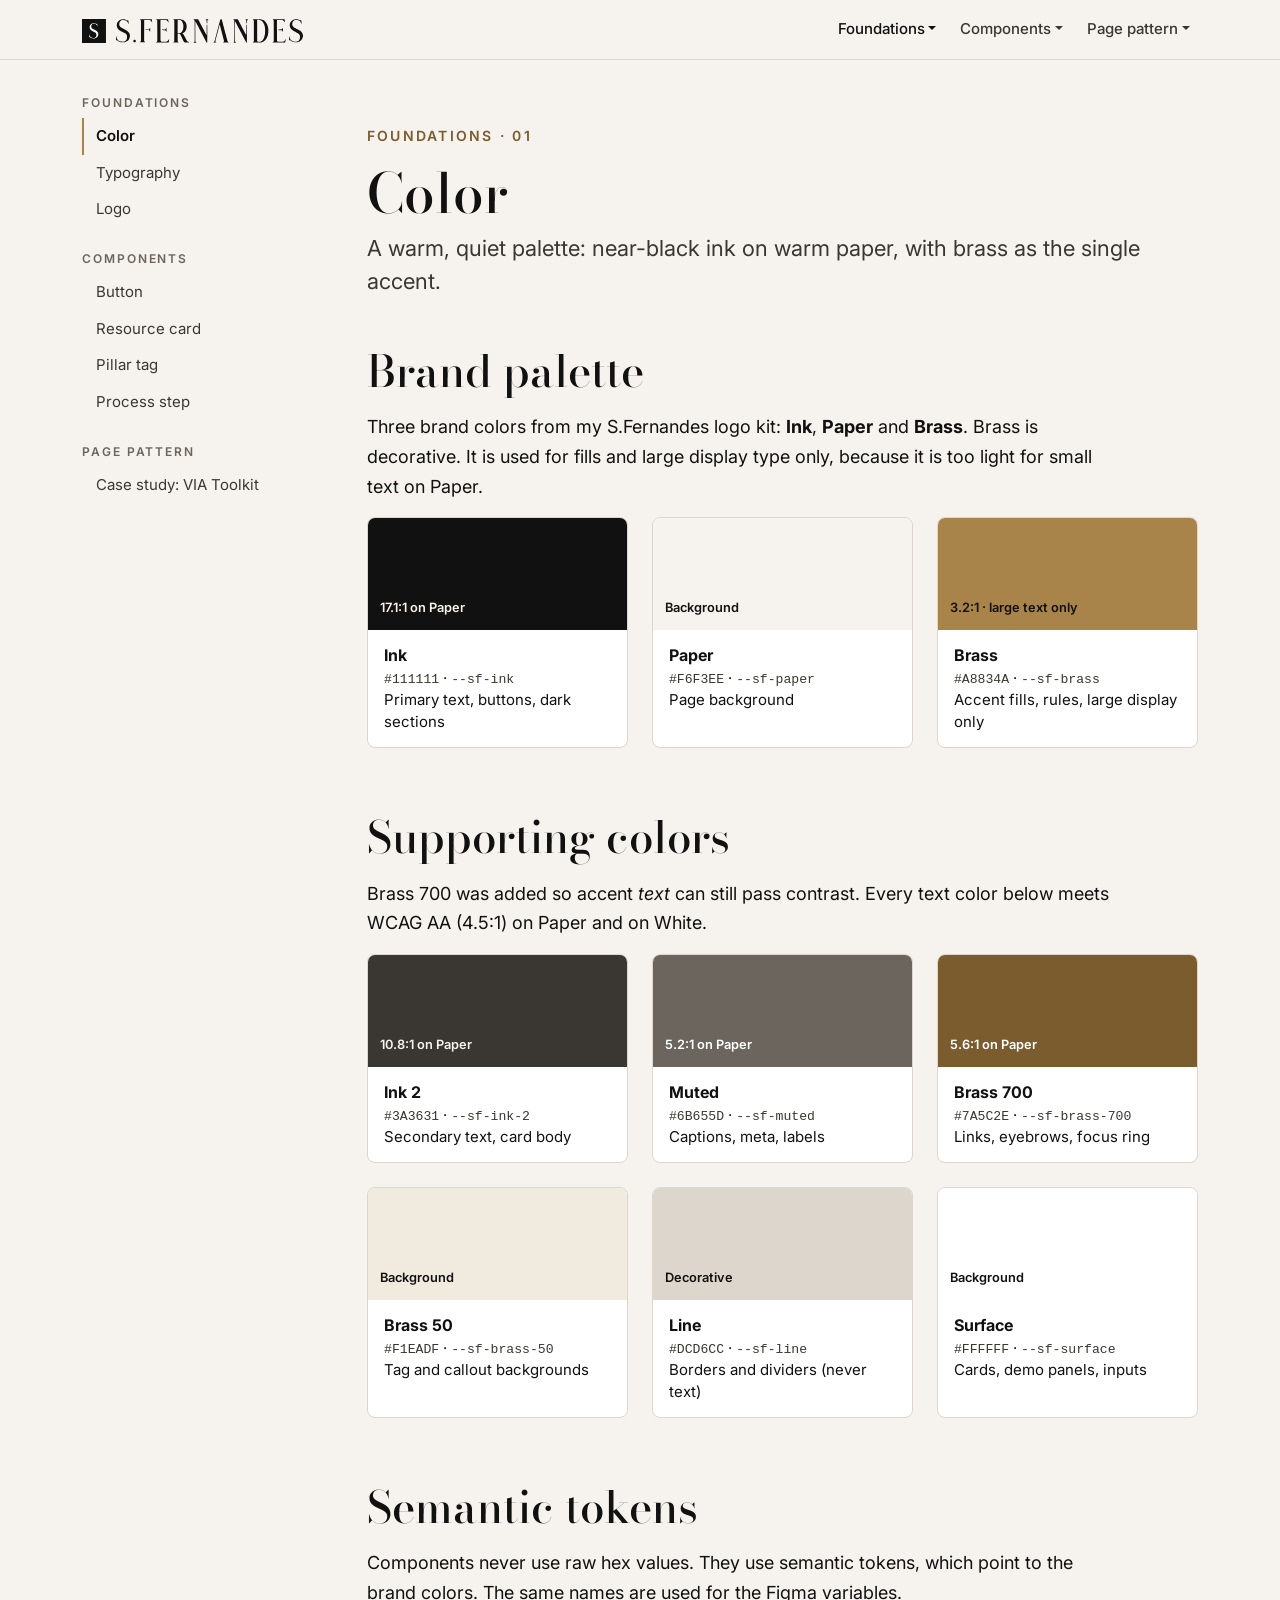
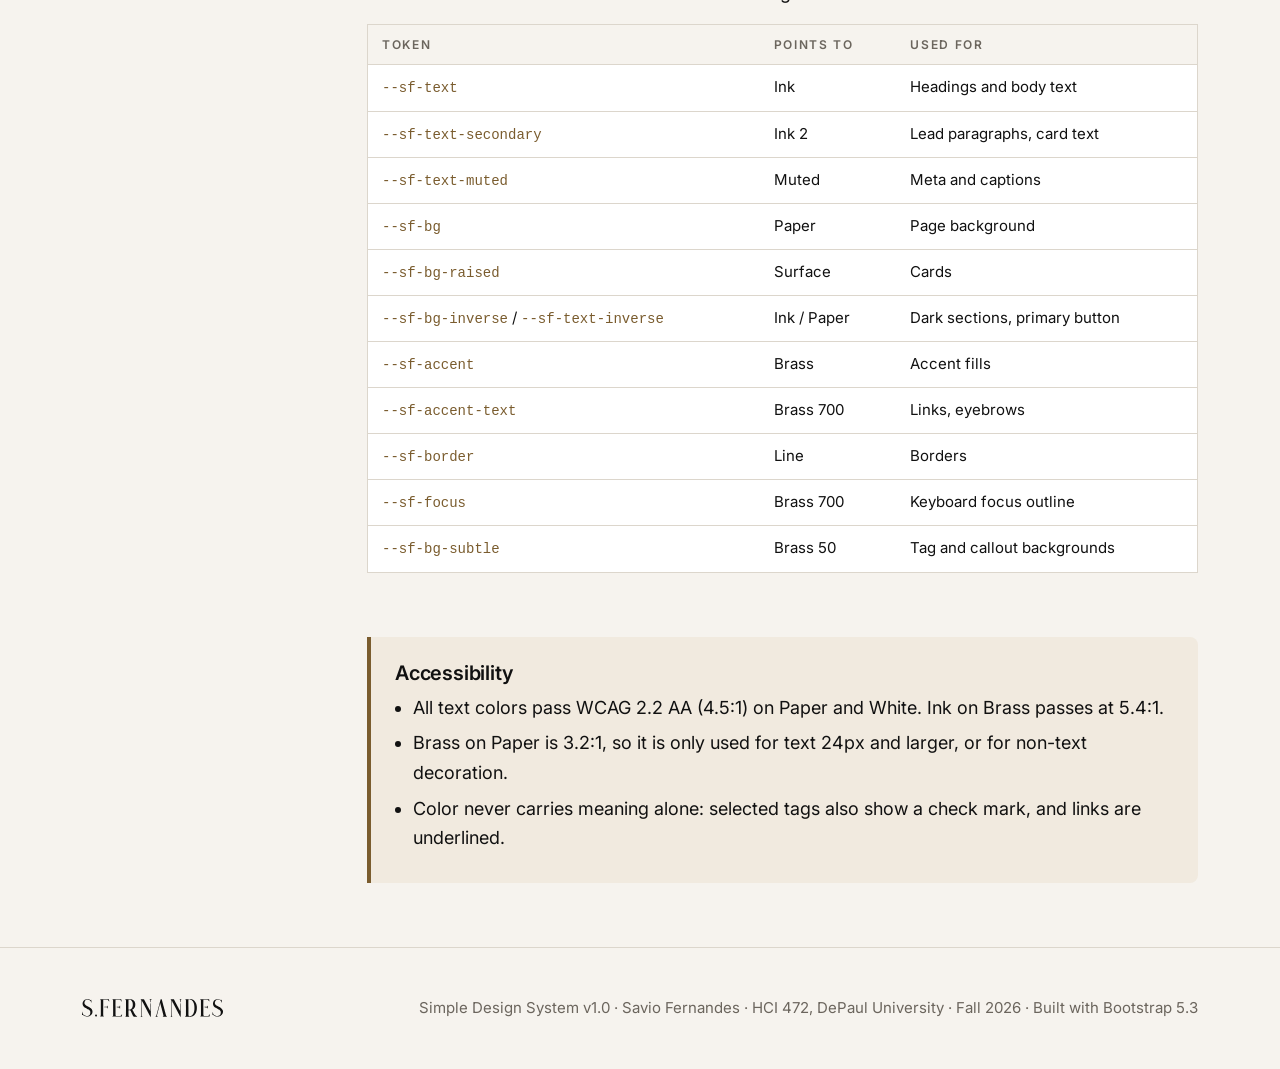
<file: foundations/colors.html>
<!DOCTYPE html>
<html lang="en">
<head>
  <meta charset="UTF-8">
  <meta name="viewport" content="width=device-width, initial-scale=1">
  <meta name="description" content="Color palette and tokens">
  <meta name="author" content="Savio Fernandes">
  <title>Color · S.Fernandes Design System</title>
  <link rel="icon" href="../favicon.svg" type="image/svg+xml">
  <link rel="icon" href="../favicon.ico" sizes="any">
  <link href="https://cdn.jsdelivr.net/npm/bootstrap@5.3.3/dist/css/bootstrap.min.css" rel="stylesheet">
  <link rel="preconnect" href="https://fonts.googleapis.com">
  <link rel="preconnect" href="https://fonts.gstatic.com" crossorigin>
  <link href="https://fonts.googleapis.com/css2?family=Bodoni+Moda:ital,opsz,wght@0,6..96,400;0,6..96,500;1,6..96,400&family=Inter:wght@400;500;600&display=swap" rel="stylesheet">
  <link rel="stylesheet" href="../css/ds.css">
</head>
<body>
<a class="skip-link" href="#main">Skip to main content</a>
<header>
<nav class="navbar navbar-expand-md sticky-top sf-nav" aria-label="Main">
  <div class="container-xl">
    <a class="navbar-brand" href="../index.html"><img src="../assets/logo/sf-lockup-black.svg" alt="S.Fernandes design system home"></a>
    <button class="navbar-toggler" type="button" data-bs-toggle="collapse" data-bs-target="#sfnav" aria-controls="sfnav" aria-expanded="false" aria-label="Toggle navigation">
      <span class="navbar-toggler-icon"></span>
    </button>
    <div class="collapse navbar-collapse" id="sfnav">
      <ul class="navbar-nav ms-auto gap-md-2"><li class="nav-item dropdown">
          <a class="nav-link dropdown-toggle active" href="#" id="dd-foundations" role="button" data-bs-toggle="dropdown" aria-expanded="false">Foundations</a>
          <ul class="dropdown-menu dropdown-menu-end" aria-labelledby="dd-foundations"><li><a class="dropdown-item active" href="../foundations/colors.html" aria-current="page">Color</a></li><li><a class="dropdown-item" href="../foundations/typography.html">Typography</a></li><li><a class="dropdown-item" href="../foundations/logo.html">Logo</a></li></ul>
        </li><li class="nav-item dropdown">
          <a class="nav-link dropdown-toggle" href="#" id="dd-components" role="button" data-bs-toggle="dropdown" aria-expanded="false">Components</a>
          <ul class="dropdown-menu dropdown-menu-end" aria-labelledby="dd-components"><li><a class="dropdown-item" href="../components/button.html">Button</a></li><li><a class="dropdown-item" href="../components/card.html">Resource card</a></li><li><a class="dropdown-item" href="../components/tag.html">Pillar tag</a></li><li><a class="dropdown-item" href="../components/step.html">Process step</a></li></ul>
        </li><li class="nav-item dropdown">
          <a class="nav-link dropdown-toggle" href="#" id="dd-page-pattern" role="button" data-bs-toggle="dropdown" aria-expanded="false">Page pattern</a>
          <ul class="dropdown-menu dropdown-menu-end" aria-labelledby="dd-page-pattern"><li><a class="dropdown-item" href="../patterns/case-study.html">Case study: VIA Toolkit</a></li></ul>
        </li></ul>
    </div>
  </div>
</nav>
</header>
<div class="container-xl">
  <div class="row">
    <div class="col-lg-3 d-none d-lg-block"><nav class="sf-sidebar" aria-label="Design system sections"><h2>Foundations</h2><a href="../foundations/colors.html" aria-current="page">Color</a><a href="../foundations/typography.html">Typography</a><a href="../foundations/logo.html">Logo</a><h2>Components</h2><a href="../components/button.html">Button</a><a href="../components/card.html">Resource card</a><a href="../components/tag.html">Pillar tag</a><a href="../components/step.html">Process step</a><h2>Page pattern</h2><a href="../patterns/case-study.html">Case study: VIA Toolkit</a></nav></div>
    <main id="main" class="col-lg-9">
      <div class="sf-doc-header">
        <span class="sf-eyebrow">Foundations · 01</span>
        <h1>Color</h1>
        <p class="sf-lead sf-measure">A warm, quiet palette: near-black ink on warm paper, with brass as the single accent.</p>
      </div>
      
<section class="sf-doc-block" aria-labelledby="c-brand">
  <h2 id="c-brand" class="mb-3">Brand palette</h2>
  <p class="sf-measure">Three brand colors from my S.Fernandes logo kit: <b>Ink</b>, <b>Paper</b> and <b>Brass</b>. Brass is decorative. It is used for fills and large display type only, because it is too light for small text on Paper.</p>
  <div class="row g-4">
    <div class="col-sm-6 col-xl-4"><div class="sf-swatch">
      <div class="chip" style="background:#111111;color:#F6F3EE">17.1:1 on Paper</div>
      <div class="info"><b>Ink</b><code>#111111</code> · <code>--sf-ink</code><br>Primary text, buttons, dark sections</div></div></div>
    <div class="col-sm-6 col-xl-4"><div class="sf-swatch">
      <div class="chip" style="background:#F6F3EE;color:#111111">Background</div>
      <div class="info"><b>Paper</b><code>#F6F3EE</code> · <code>--sf-paper</code><br>Page background</div></div></div>
    <div class="col-sm-6 col-xl-4"><div class="sf-swatch">
      <div class="chip" style="background:#A8834A;color:#111111">3.2:1 · large text only</div>
      <div class="info"><b>Brass</b><code>#A8834A</code> · <code>--sf-brass</code><br>Accent fills, rules, large display only</div></div></div>
  </div>
</section>
<section class="sf-doc-block" aria-labelledby="c-support">
  <h2 id="c-support" class="mb-3">Supporting colors</h2>
  <p class="sf-measure">Brass 700 was added so accent <em>text</em> can still pass contrast. Every text color below meets WCAG AA (4.5:1) on Paper and on White.</p>
  <div class="row g-4">
    <div class="col-sm-6 col-xl-4"><div class="sf-swatch">
      <div class="chip" style="background:#3A3631;color:#F6F3EE">10.8:1 on Paper</div>
      <div class="info"><b>Ink 2</b><code>#3A3631</code> · <code>--sf-ink-2</code><br>Secondary text, card body</div></div></div>
    <div class="col-sm-6 col-xl-4"><div class="sf-swatch">
      <div class="chip" style="background:#6B655D;color:#FFFFFF">5.2:1 on Paper</div>
      <div class="info"><b>Muted</b><code>#6B655D</code> · <code>--sf-muted</code><br>Captions, meta, labels</div></div></div>
    <div class="col-sm-6 col-xl-4"><div class="sf-swatch">
      <div class="chip" style="background:#7A5C2E;color:#FFFFFF">5.6:1 on Paper</div>
      <div class="info"><b>Brass 700</b><code>#7A5C2E</code> · <code>--sf-brass-700</code><br>Links, eyebrows, focus ring</div></div></div>
    <div class="col-sm-6 col-xl-4"><div class="sf-swatch">
      <div class="chip" style="background:#F1EADF;color:#111111">Background</div>
      <div class="info"><b>Brass 50</b><code>#F1EADF</code> · <code>--sf-brass-50</code><br>Tag and callout backgrounds</div></div></div>
    <div class="col-sm-6 col-xl-4"><div class="sf-swatch">
      <div class="chip" style="background:#DCD6CC;color:#111111">Decorative</div>
      <div class="info"><b>Line</b><code>#DCD6CC</code> · <code>--sf-line</code><br>Borders and dividers (never text)</div></div></div>
    <div class="col-sm-6 col-xl-4"><div class="sf-swatch">
      <div class="chip" style="background:#FFFFFF;color:#111111">Background</div>
      <div class="info"><b>Surface</b><code>#FFFFFF</code> · <code>--sf-surface</code><br>Cards, demo panels, inputs</div></div></div>
  </div>
</section>
<section class="sf-doc-block" aria-labelledby="c-tokens">
  <h2 id="c-tokens" class="mb-3">Semantic tokens</h2>
  <p class="sf-measure">Components never use raw hex values. They use semantic tokens, which point to the brand colors. The same names are used for the Figma variables.</p>
  <div class="table-wrap"><table class="sf-spec">
    <thead><tr><th>Token</th><th>Points to</th><th>Used for</th></tr></thead>
    <tbody>
      <tr><td><code>--sf-text</code></td><td>Ink</td><td>Headings and body text</td></tr>
      <tr><td><code>--sf-text-secondary</code></td><td>Ink 2</td><td>Lead paragraphs, card text</td></tr>
      <tr><td><code>--sf-text-muted</code></td><td>Muted</td><td>Meta and captions</td></tr>
      <tr><td><code>--sf-bg</code></td><td>Paper</td><td>Page background</td></tr>
      <tr><td><code>--sf-bg-raised</code></td><td>Surface</td><td>Cards</td></tr>
      <tr><td><code>--sf-bg-inverse</code> / <code>--sf-text-inverse</code></td><td>Ink / Paper</td><td>Dark sections, primary button</td></tr>
      <tr><td><code>--sf-accent</code></td><td>Brass</td><td>Accent fills</td></tr>
      <tr><td><code>--sf-accent-text</code></td><td>Brass 700</td><td>Links, eyebrows</td></tr>
      <tr><td><code>--sf-border</code></td><td>Line</td><td>Borders</td></tr>
      <tr><td><code>--sf-focus</code></td><td>Brass 700</td><td>Keyboard focus outline</td></tr>
      <tr><td><code>--sf-bg-subtle</code></td><td>Brass 50</td><td>Tag and callout backgrounds</td></tr>
    </tbody></table></div>
</section>
<section class="sf-doc-block">
  <div class="sf-a11y"><h3 class="h5 fw-semibold">Accessibility</h3><ul>
    <li>All text colors pass WCAG 2.2 AA (4.5:1) on Paper and White. Ink on Brass passes at 5.4:1.</li>
    <li>Brass on Paper is 3.2:1, so it is only used for text 24px and larger, or for non-text decoration.</li>
    <li>Color never carries meaning alone: selected tags also show a check mark, and links are underlined.</li>
  </ul></div>
</section>

    </main>
  </div>
</div>
<footer class="sf-footer">
  <div class="container-xl d-flex flex-wrap justify-content-between align-items-center gap-3">
    <img src="../assets/logo/sf-wordmark-black.svg" alt="S.Fernandes">
    <span>Simple Design System v1.0 · Savio Fernandes · HCI 472, DePaul University · Fall 2026 · Built with Bootstrap 5.3</span>
  </div>
</footer>
<script src="https://cdn.jsdelivr.net/npm/bootstrap@5.3.3/dist/js/bootstrap.bundle.min.js"></script>
<script>
  // Pillar tag filter toggles (Pillar tag component + case study demo)
  document.querySelectorAll('button.sf-tag[aria-pressed]').forEach(function (b) {
    b.addEventListener('click', function () {
      b.setAttribute('aria-pressed', b.getAttribute('aria-pressed') === 'true' ? 'false' : 'true');
    });
  });
</script>
</body>
</html>
</file>
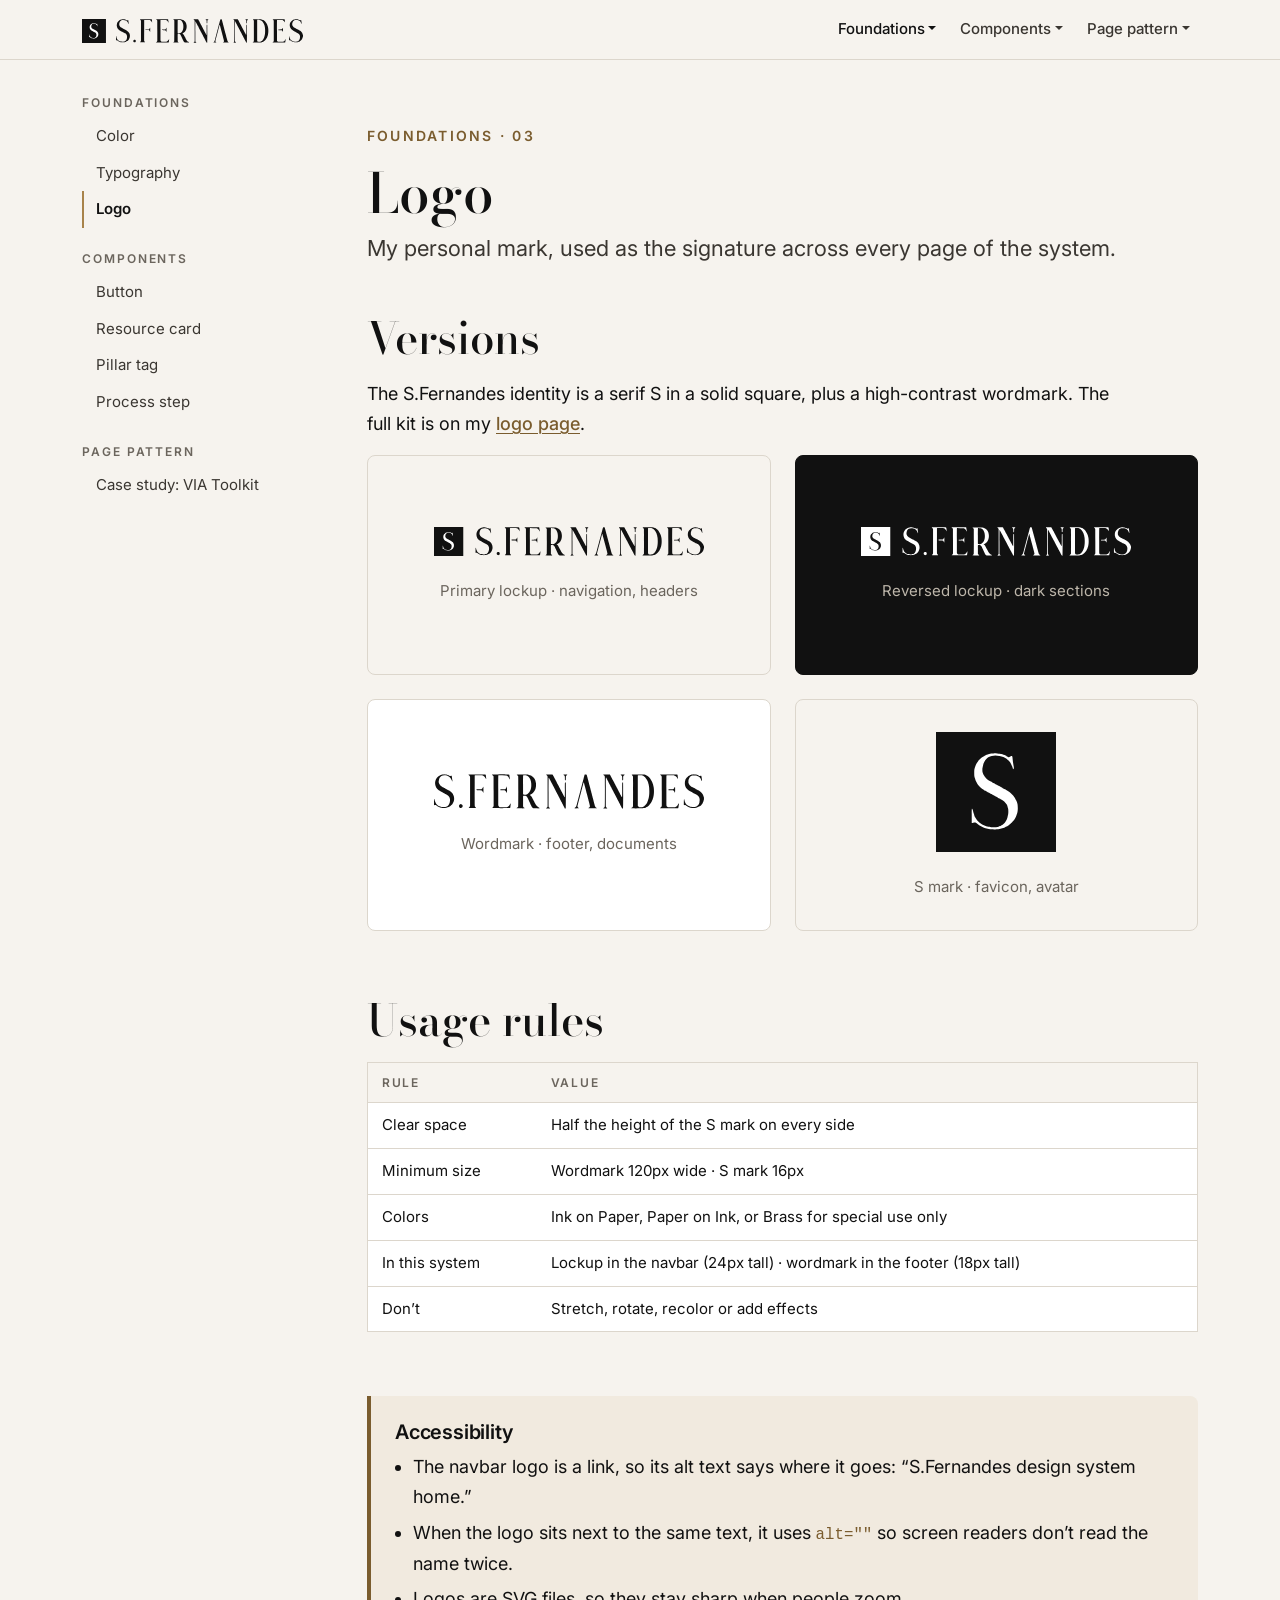
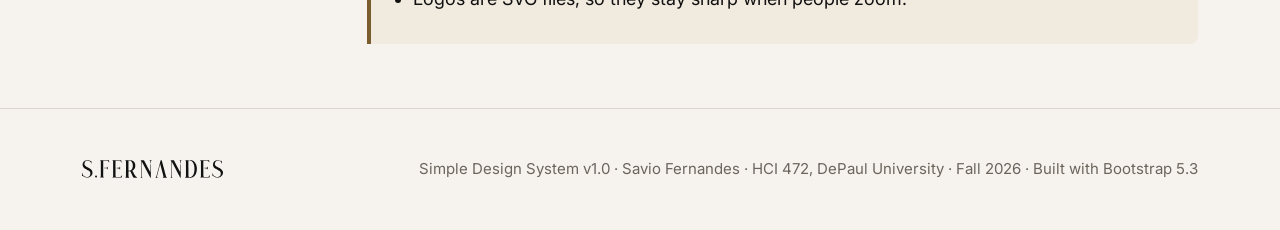
<file: foundations/logo.html>
<!DOCTYPE html>
<html lang="en">
<head>
  <meta charset="UTF-8">
  <meta name="viewport" content="width=device-width, initial-scale=1">
  <meta name="description" content="Logo usage">
  <meta name="author" content="Savio Fernandes">
  <title>Logo · S.Fernandes Design System</title>
  <link rel="icon" href="../favicon.svg" type="image/svg+xml">
  <link rel="icon" href="../favicon.ico" sizes="any">
  <link href="https://cdn.jsdelivr.net/npm/bootstrap@5.3.3/dist/css/bootstrap.min.css" rel="stylesheet">
  <link rel="preconnect" href="https://fonts.googleapis.com">
  <link rel="preconnect" href="https://fonts.gstatic.com" crossorigin>
  <link href="https://fonts.googleapis.com/css2?family=Bodoni+Moda:ital,opsz,wght@0,6..96,400;0,6..96,500;1,6..96,400&family=Inter:wght@400;500;600&display=swap" rel="stylesheet">
  <link rel="stylesheet" href="../css/ds.css">
</head>
<body>
<a class="skip-link" href="#main">Skip to main content</a>
<header>
<nav class="navbar navbar-expand-md sticky-top sf-nav" aria-label="Main">
  <div class="container-xl">
    <a class="navbar-brand" href="../index.html"><img src="../assets/logo/sf-lockup-black.svg" alt="S.Fernandes design system home"></a>
    <button class="navbar-toggler" type="button" data-bs-toggle="collapse" data-bs-target="#sfnav" aria-controls="sfnav" aria-expanded="false" aria-label="Toggle navigation">
      <span class="navbar-toggler-icon"></span>
    </button>
    <div class="collapse navbar-collapse" id="sfnav">
      <ul class="navbar-nav ms-auto gap-md-2"><li class="nav-item dropdown">
          <a class="nav-link dropdown-toggle active" href="#" id="dd-foundations" role="button" data-bs-toggle="dropdown" aria-expanded="false">Foundations</a>
          <ul class="dropdown-menu dropdown-menu-end" aria-labelledby="dd-foundations"><li><a class="dropdown-item" href="../foundations/colors.html">Color</a></li><li><a class="dropdown-item" href="../foundations/typography.html">Typography</a></li><li><a class="dropdown-item active" href="../foundations/logo.html" aria-current="page">Logo</a></li></ul>
        </li><li class="nav-item dropdown">
          <a class="nav-link dropdown-toggle" href="#" id="dd-components" role="button" data-bs-toggle="dropdown" aria-expanded="false">Components</a>
          <ul class="dropdown-menu dropdown-menu-end" aria-labelledby="dd-components"><li><a class="dropdown-item" href="../components/button.html">Button</a></li><li><a class="dropdown-item" href="../components/card.html">Resource card</a></li><li><a class="dropdown-item" href="../components/tag.html">Pillar tag</a></li><li><a class="dropdown-item" href="../components/step.html">Process step</a></li></ul>
        </li><li class="nav-item dropdown">
          <a class="nav-link dropdown-toggle" href="#" id="dd-page-pattern" role="button" data-bs-toggle="dropdown" aria-expanded="false">Page pattern</a>
          <ul class="dropdown-menu dropdown-menu-end" aria-labelledby="dd-page-pattern"><li><a class="dropdown-item" href="../patterns/case-study.html">Case study: VIA Toolkit</a></li></ul>
        </li></ul>
    </div>
  </div>
</nav>
</header>
<div class="container-xl">
  <div class="row">
    <div class="col-lg-3 d-none d-lg-block"><nav class="sf-sidebar" aria-label="Design system sections"><h2>Foundations</h2><a href="../foundations/colors.html">Color</a><a href="../foundations/typography.html">Typography</a><a href="../foundations/logo.html" aria-current="page">Logo</a><h2>Components</h2><a href="../components/button.html">Button</a><a href="../components/card.html">Resource card</a><a href="../components/tag.html">Pillar tag</a><a href="../components/step.html">Process step</a><h2>Page pattern</h2><a href="../patterns/case-study.html">Case study: VIA Toolkit</a></nav></div>
    <main id="main" class="col-lg-9">
      <div class="sf-doc-header">
        <span class="sf-eyebrow">Foundations · 03</span>
        <h1>Logo</h1>
        <p class="sf-lead sf-measure">My personal mark, used as the signature across every page of the system.</p>
      </div>
      
<section class="sf-doc-block" aria-labelledby="l-versions">
  <h2 id="l-versions" class="mb-3">Versions</h2>
  <p class="sf-measure">The S.Fernandes identity is a serif S in a solid square, plus a high-contrast wordmark. The full kit is on my <a href="https://saviofernandes10051998.github.io/TypeFace/Logo/">logo page</a>.</p>
  <div class="row g-4">
    <div class="col-md-6"><div class="sf-demo is-paper d-flex flex-column justify-content-center align-items-center text-center h-100" style="min-height:220px"><img src="../assets/logo/sf-lockup-black.svg" alt="S.Fernandes primary lockup, black" style="width:80%;max-width:100%"><p class="sf-small mt-4 mb-0" style="">Primary lockup · navigation, headers</p></div></div>
    <div class="col-md-6"><div class="sf-demo is-ink d-flex flex-column justify-content-center align-items-center text-center h-100" style="min-height:220px"><img src="../assets/logo/sf-lockup-white.svg" alt="S.Fernandes lockup, white" style="width:80%;max-width:100%"><p class="sf-small mt-4 mb-0" style="color:#BDB6AA">Reversed lockup · dark sections</p></div></div>
    <div class="col-md-6"><div class="sf-demo  d-flex flex-column justify-content-center align-items-center text-center h-100" style="min-height:220px"><img src="../assets/logo/sf-wordmark-black.svg" alt="S.FERNANDES wordmark" style="width:80%;max-width:100%"><p class="sf-small mt-4 mb-0" style="">Wordmark · footer, documents</p></div></div>
    <div class="col-md-6"><div class="sf-demo is-paper d-flex flex-column justify-content-center align-items-center text-center h-100" style="min-height:220px"><img src="../assets/logo/sf-mark-black.svg" alt="S mark" style="width:120px;max-width:100%"><p class="sf-small mt-4 mb-0" style="">S mark · favicon, avatar</p></div></div>
  </div>
</section>
<section class="sf-doc-block" aria-labelledby="l-rules">
  <h2 id="l-rules" class="mb-3">Usage rules</h2>
  <div class="table-wrap"><table class="sf-spec">
    <thead><tr><th>Rule</th><th>Value</th></tr></thead>
    <tbody>
      <tr><td>Clear space</td><td>Half the height of the S mark on every side</td></tr>
      <tr><td>Minimum size</td><td>Wordmark 120px wide · S mark 16px</td></tr>
      <tr><td>Colors</td><td>Ink on Paper, Paper on Ink, or Brass for special use only</td></tr>
      <tr><td>In this system</td><td>Lockup in the navbar (24px tall) · wordmark in the footer (18px tall)</td></tr>
      <tr><td>Don’t</td><td>Stretch, rotate, recolor or add effects</td></tr>
    </tbody></table></div>
</section>
<section class="sf-doc-block">
  <div class="sf-a11y"><h3 class="h5 fw-semibold">Accessibility</h3><ul>
    <li>The navbar logo is a link, so its alt text says where it goes: “S.Fernandes design system home.”</li>
    <li>When the logo sits next to the same text, it uses <code>alt=""</code> so screen readers don’t read the name twice.</li>
    <li>Logos are SVG files, so they stay sharp when people zoom.</li>
  </ul></div>
</section>

    </main>
  </div>
</div>
<footer class="sf-footer">
  <div class="container-xl d-flex flex-wrap justify-content-between align-items-center gap-3">
    <img src="../assets/logo/sf-wordmark-black.svg" alt="S.Fernandes">
    <span>Simple Design System v1.0 · Savio Fernandes · HCI 472, DePaul University · Fall 2026 · Built with Bootstrap 5.3</span>
  </div>
</footer>
<script src="https://cdn.jsdelivr.net/npm/bootstrap@5.3.3/dist/js/bootstrap.bundle.min.js"></script>
<script>
  // Pillar tag filter toggles (Pillar tag component + case study demo)
  document.querySelectorAll('button.sf-tag[aria-pressed]').forEach(function (b) {
    b.addEventListener('click', function () {
      b.setAttribute('aria-pressed', b.getAttribute('aria-pressed') === 'true' ? 'false' : 'true');
    });
  });
</script>
</body>
</html>
</file>
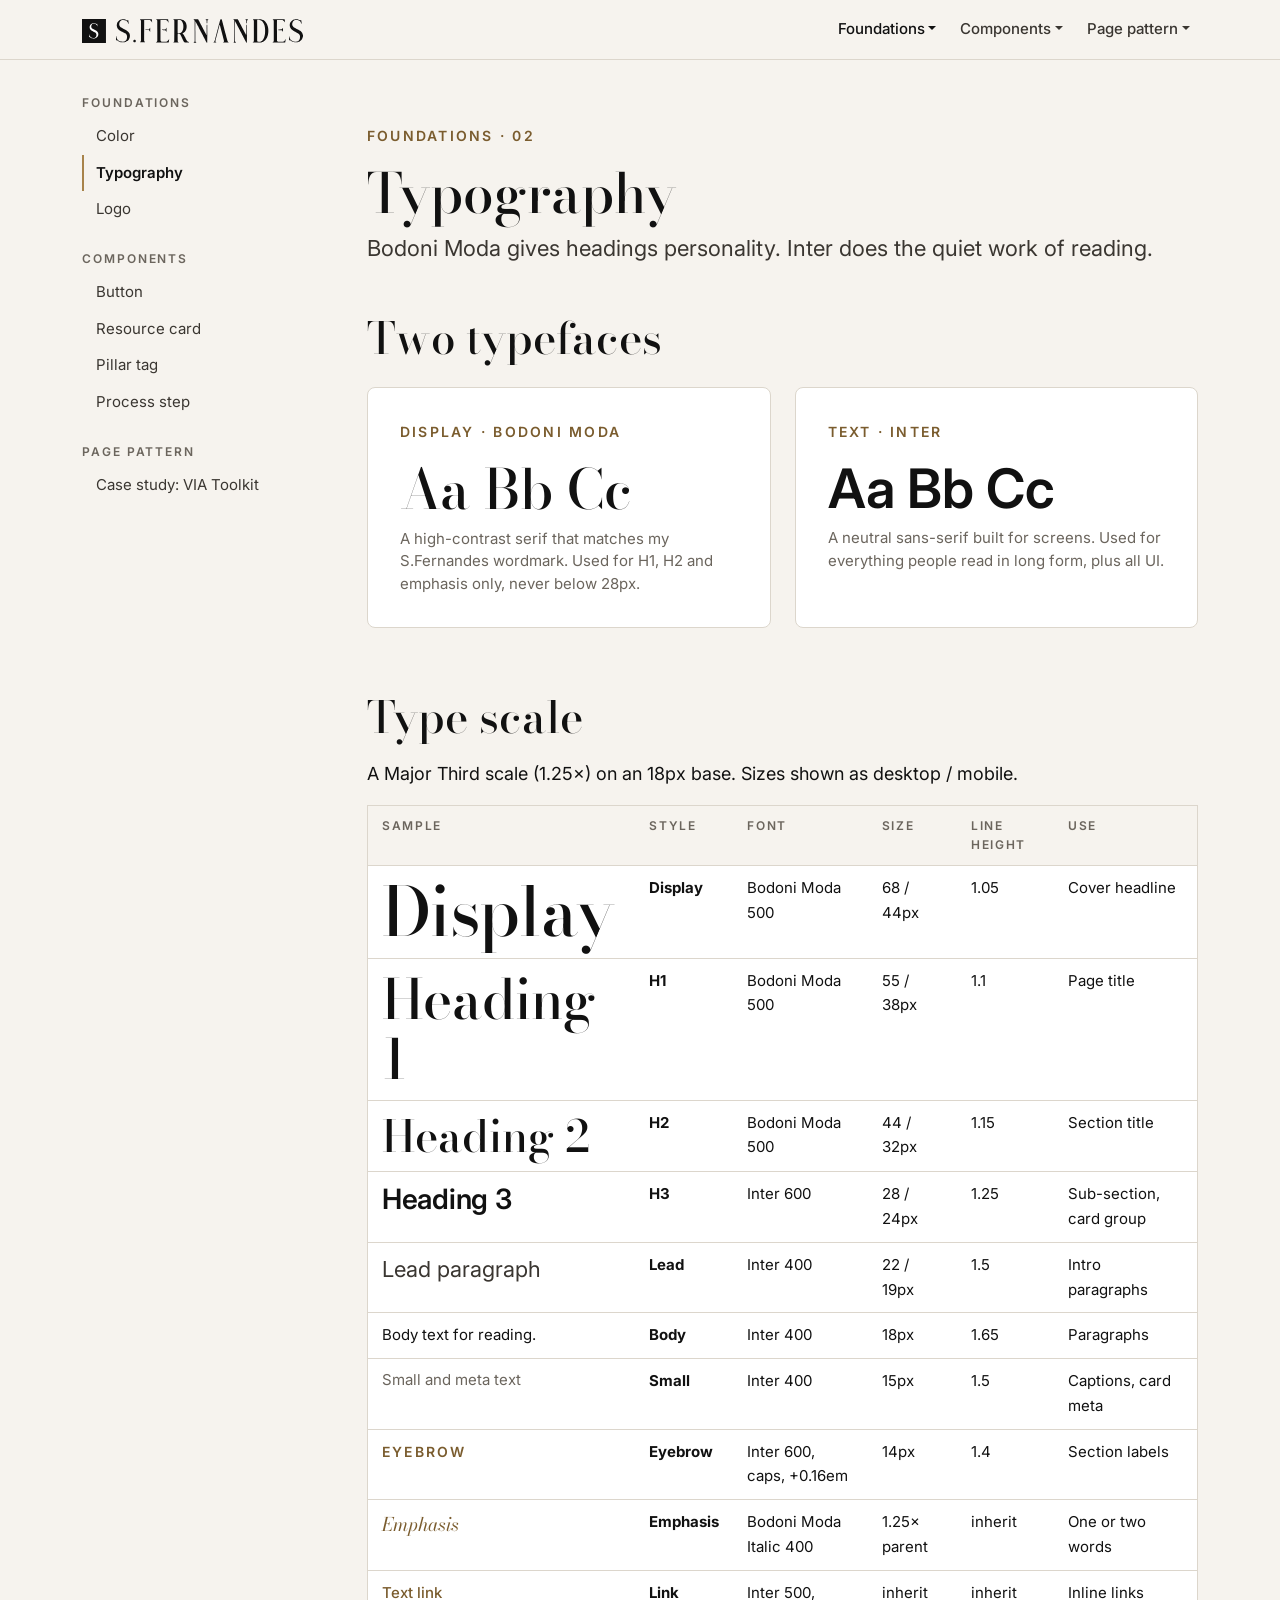
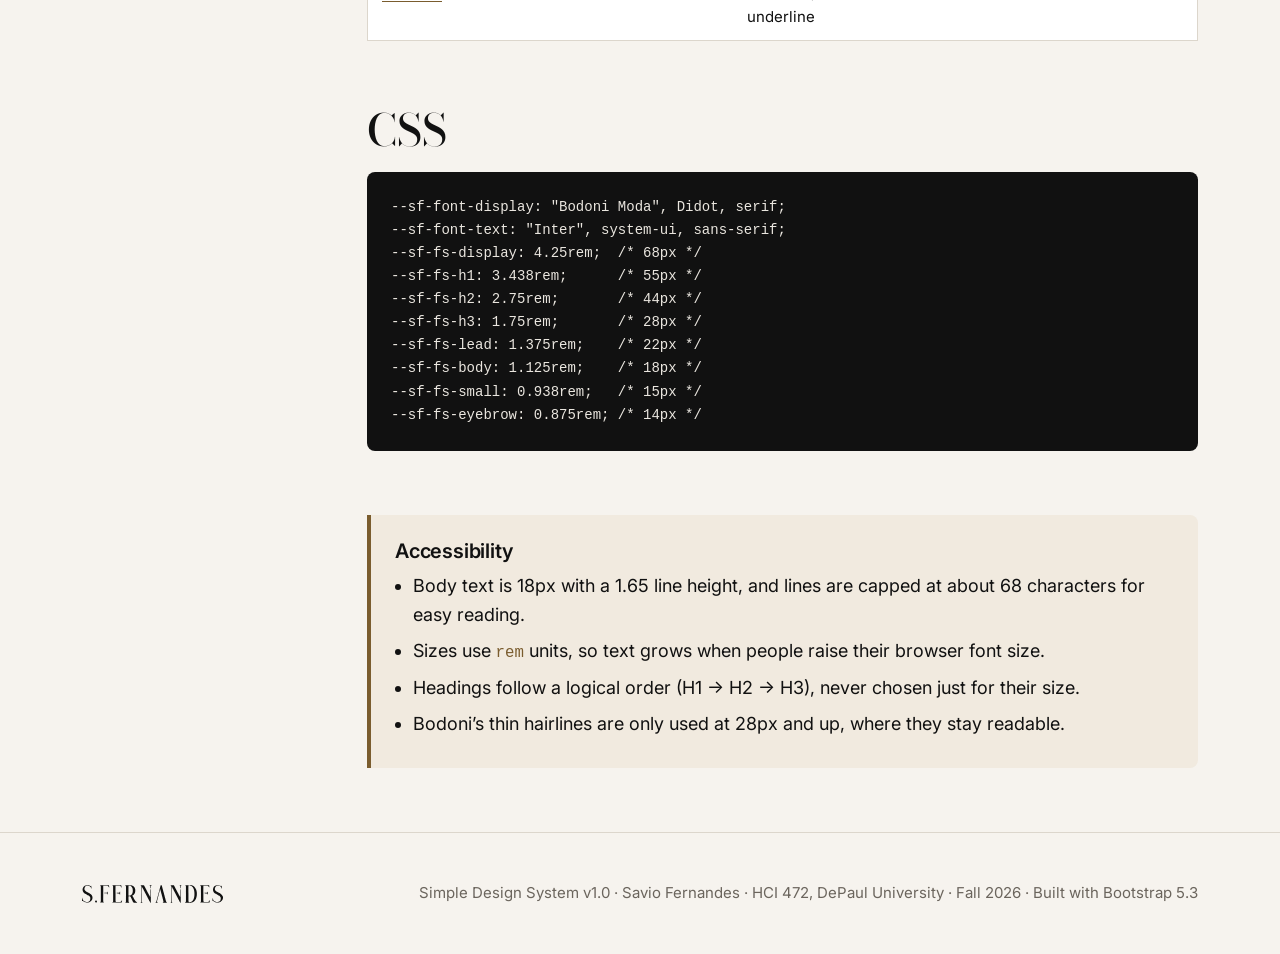
<file: foundations/typography.html>
<!DOCTYPE html>
<html lang="en">
<head>
  <meta charset="UTF-8">
  <meta name="viewport" content="width=device-width, initial-scale=1">
  <meta name="description" content="Typographic hierarchy">
  <meta name="author" content="Savio Fernandes">
  <title>Typography · S.Fernandes Design System</title>
  <link rel="icon" href="../favicon.svg" type="image/svg+xml">
  <link rel="icon" href="../favicon.ico" sizes="any">
  <link href="https://cdn.jsdelivr.net/npm/bootstrap@5.3.3/dist/css/bootstrap.min.css" rel="stylesheet">
  <link rel="preconnect" href="https://fonts.googleapis.com">
  <link rel="preconnect" href="https://fonts.gstatic.com" crossorigin>
  <link href="https://fonts.googleapis.com/css2?family=Bodoni+Moda:ital,opsz,wght@0,6..96,400;0,6..96,500;1,6..96,400&family=Inter:wght@400;500;600&display=swap" rel="stylesheet">
  <link rel="stylesheet" href="../css/ds.css">
</head>
<body>
<a class="skip-link" href="#main">Skip to main content</a>
<header>
<nav class="navbar navbar-expand-md sticky-top sf-nav" aria-label="Main">
  <div class="container-xl">
    <a class="navbar-brand" href="../index.html"><img src="../assets/logo/sf-lockup-black.svg" alt="S.Fernandes design system home"></a>
    <button class="navbar-toggler" type="button" data-bs-toggle="collapse" data-bs-target="#sfnav" aria-controls="sfnav" aria-expanded="false" aria-label="Toggle navigation">
      <span class="navbar-toggler-icon"></span>
    </button>
    <div class="collapse navbar-collapse" id="sfnav">
      <ul class="navbar-nav ms-auto gap-md-2"><li class="nav-item dropdown">
          <a class="nav-link dropdown-toggle active" href="#" id="dd-foundations" role="button" data-bs-toggle="dropdown" aria-expanded="false">Foundations</a>
          <ul class="dropdown-menu dropdown-menu-end" aria-labelledby="dd-foundations"><li><a class="dropdown-item" href="../foundations/colors.html">Color</a></li><li><a class="dropdown-item active" href="../foundations/typography.html" aria-current="page">Typography</a></li><li><a class="dropdown-item" href="../foundations/logo.html">Logo</a></li></ul>
        </li><li class="nav-item dropdown">
          <a class="nav-link dropdown-toggle" href="#" id="dd-components" role="button" data-bs-toggle="dropdown" aria-expanded="false">Components</a>
          <ul class="dropdown-menu dropdown-menu-end" aria-labelledby="dd-components"><li><a class="dropdown-item" href="../components/button.html">Button</a></li><li><a class="dropdown-item" href="../components/card.html">Resource card</a></li><li><a class="dropdown-item" href="../components/tag.html">Pillar tag</a></li><li><a class="dropdown-item" href="../components/step.html">Process step</a></li></ul>
        </li><li class="nav-item dropdown">
          <a class="nav-link dropdown-toggle" href="#" id="dd-page-pattern" role="button" data-bs-toggle="dropdown" aria-expanded="false">Page pattern</a>
          <ul class="dropdown-menu dropdown-menu-end" aria-labelledby="dd-page-pattern"><li><a class="dropdown-item" href="../patterns/case-study.html">Case study: VIA Toolkit</a></li></ul>
        </li></ul>
    </div>
  </div>
</nav>
</header>
<div class="container-xl">
  <div class="row">
    <div class="col-lg-3 d-none d-lg-block"><nav class="sf-sidebar" aria-label="Design system sections"><h2>Foundations</h2><a href="../foundations/colors.html">Color</a><a href="../foundations/typography.html" aria-current="page">Typography</a><a href="../foundations/logo.html">Logo</a><h2>Components</h2><a href="../components/button.html">Button</a><a href="../components/card.html">Resource card</a><a href="../components/tag.html">Pillar tag</a><a href="../components/step.html">Process step</a><h2>Page pattern</h2><a href="../patterns/case-study.html">Case study: VIA Toolkit</a></nav></div>
    <main id="main" class="col-lg-9">
      <div class="sf-doc-header">
        <span class="sf-eyebrow">Foundations · 02</span>
        <h1>Typography</h1>
        <p class="sf-lead sf-measure">Bodoni Moda gives headings personality. Inter does the quiet work of reading.</p>
      </div>
      
<section class="sf-doc-block" aria-labelledby="t-faces">
  <h2 id="t-faces" class="mb-4">Two typefaces</h2>
  <div class="row g-4">
    <div class="col-md-6"><div class="sf-demo h-100"><span class="sf-eyebrow">Display · Bodoni Moda</span><p class="sf-h1 mb-2">Aa Bb Cc</p><p class="sf-small mb-0">A high-contrast serif that matches my S.Fernandes wordmark. Used for H1, H2 and emphasis only, never below 28px.</p></div></div>
    <div class="col-md-6"><div class="sf-demo h-100"><span class="sf-eyebrow">Text · Inter</span><p class="mb-2" style="font-size:3.4rem;font-weight:600;line-height:1.1">Aa Bb Cc</p><p class="sf-small mb-0">A neutral sans-serif built for screens. Used for everything people read in long form, plus all UI.</p></div></div>
  </div>
</section>
<section class="sf-doc-block" aria-labelledby="t-scale">
  <h2 id="t-scale" class="mb-3">Type scale</h2>
  <p class="sf-measure">A Major Third scale (1.25×) on an 18px base. Sizes shown as desktop / mobile.</p>
  <div class="table-wrap"><table class="sf-spec">
    <thead><tr><th style="min-width:240px">Sample</th><th>Style</th><th>Font</th><th>Size</th><th>Line height</th><th>Use</th></tr></thead>
    <tbody><tr><td><p class="sf-display mb-0">Display</p></td><td><b>Display</b></td><td>Bodoni Moda 500</td><td>68 / 44px</td><td>1.05</td><td>Cover headline</td></tr><tr><td><p class="sf-h1 mb-0">Heading 1</p></td><td><b>H1</b></td><td>Bodoni Moda 500</td><td>55 / 38px</td><td>1.1</td><td>Page title</td></tr><tr><td><p class="sf-h2 mb-0">Heading 2</p></td><td><b>H2</b></td><td>Bodoni Moda 500</td><td>44 / 32px</td><td>1.15</td><td>Section title</td></tr><tr><td><p class="sf-h3 mb-0">Heading 3</p></td><td><b>H3</b></td><td>Inter 600</td><td>28 / 24px</td><td>1.25</td><td>Sub-section, card group</td></tr><tr><td><p class="sf-lead mb-0">Lead paragraph</p></td><td><b>Lead</b></td><td>Inter 400</td><td>22 / 19px</td><td>1.5</td><td>Intro paragraphs</td></tr><tr><td><p class="mb-0">Body text for reading.</p></td><td><b>Body</b></td><td>Inter 400</td><td>18px</td><td>1.65</td><td>Paragraphs</td></tr><tr><td><p class="sf-small mb-0">Small and meta text</p></td><td><b>Small</b></td><td>Inter 400</td><td>15px</td><td>1.5</td><td>Captions, card meta</td></tr><tr><td><span class="sf-eyebrow mb-0">Eyebrow</span></td><td><b>Eyebrow</b></td><td>Inter 600, caps, +0.16em</td><td>14px</td><td>1.4</td><td>Section labels</td></tr><tr><td><p class="mb-0"><em class="sf-emphasis">Emphasis</em></p></td><td><b>Emphasis</b></td><td>Bodoni Moda Italic 400</td><td>1.25× parent</td><td>inherit</td><td>One or two words</td></tr><tr><td><p class="mb-0"><a href="#">Text link</a></p></td><td><b>Link</b></td><td>Inter 500, underline</td><td>inherit</td><td>inherit</td><td>Inline links</td></tr></tbody></table></div>
</section>
<section class="sf-doc-block" aria-labelledby="t-css">
  <h2 id="t-css" class="mb-3">CSS</h2>
<pre class="sf-code"><code>--sf-font-display: "Bodoni Moda", Didot, serif;
--sf-font-text: "Inter", system-ui, sans-serif;
--sf-fs-display: 4.25rem;  /* 68px */
--sf-fs-h1: 3.438rem;      /* 55px */
--sf-fs-h2: 2.75rem;       /* 44px */
--sf-fs-h3: 1.75rem;       /* 28px */
--sf-fs-lead: 1.375rem;    /* 22px */
--sf-fs-body: 1.125rem;    /* 18px */
--sf-fs-small: 0.938rem;   /* 15px */
--sf-fs-eyebrow: 0.875rem; /* 14px */</code></pre>
</section>
<section class="sf-doc-block">
  <div class="sf-a11y"><h3 class="h5 fw-semibold">Accessibility</h3><ul>
    <li>Body text is 18px with a 1.65 line height, and lines are capped at about 68 characters for easy reading.</li>
    <li>Sizes use <code>rem</code> units, so text grows when people raise their browser font size.</li>
    <li>Headings follow a logical order (H1 → H2 → H3), never chosen just for their size.</li>
    <li>Bodoni’s thin hairlines are only used at 28px and up, where they stay readable.</li>
  </ul></div>
</section>

    </main>
  </div>
</div>
<footer class="sf-footer">
  <div class="container-xl d-flex flex-wrap justify-content-between align-items-center gap-3">
    <img src="../assets/logo/sf-wordmark-black.svg" alt="S.Fernandes">
    <span>Simple Design System v1.0 · Savio Fernandes · HCI 472, DePaul University · Fall 2026 · Built with Bootstrap 5.3</span>
  </div>
</footer>
<script src="https://cdn.jsdelivr.net/npm/bootstrap@5.3.3/dist/js/bootstrap.bundle.min.js"></script>
<script>
  // Pillar tag filter toggles (Pillar tag component + case study demo)
  document.querySelectorAll('button.sf-tag[aria-pressed]').forEach(function (b) {
    b.addEventListener('click', function () {
      b.setAttribute('aria-pressed', b.getAttribute('aria-pressed') === 'true' ? 'false' : 'true');
    });
  });
</script>
</body>
</html>
</file>
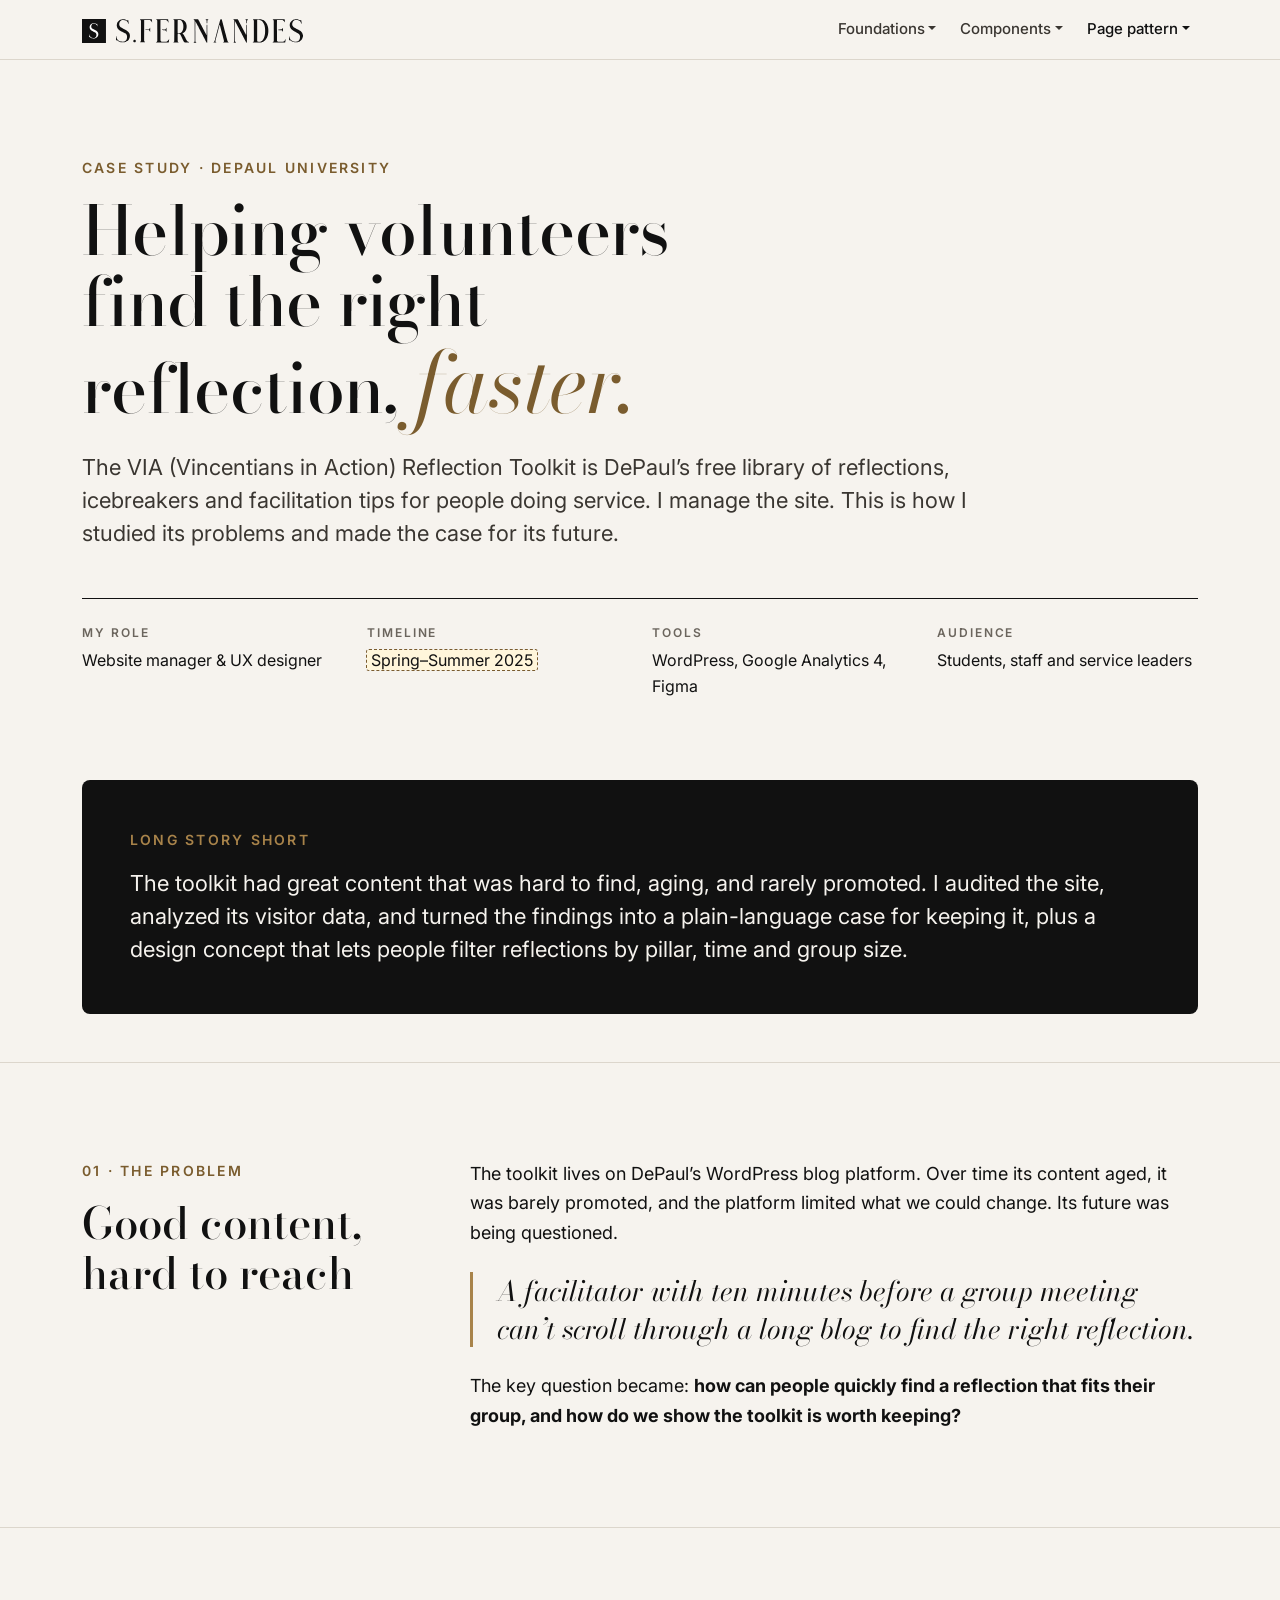
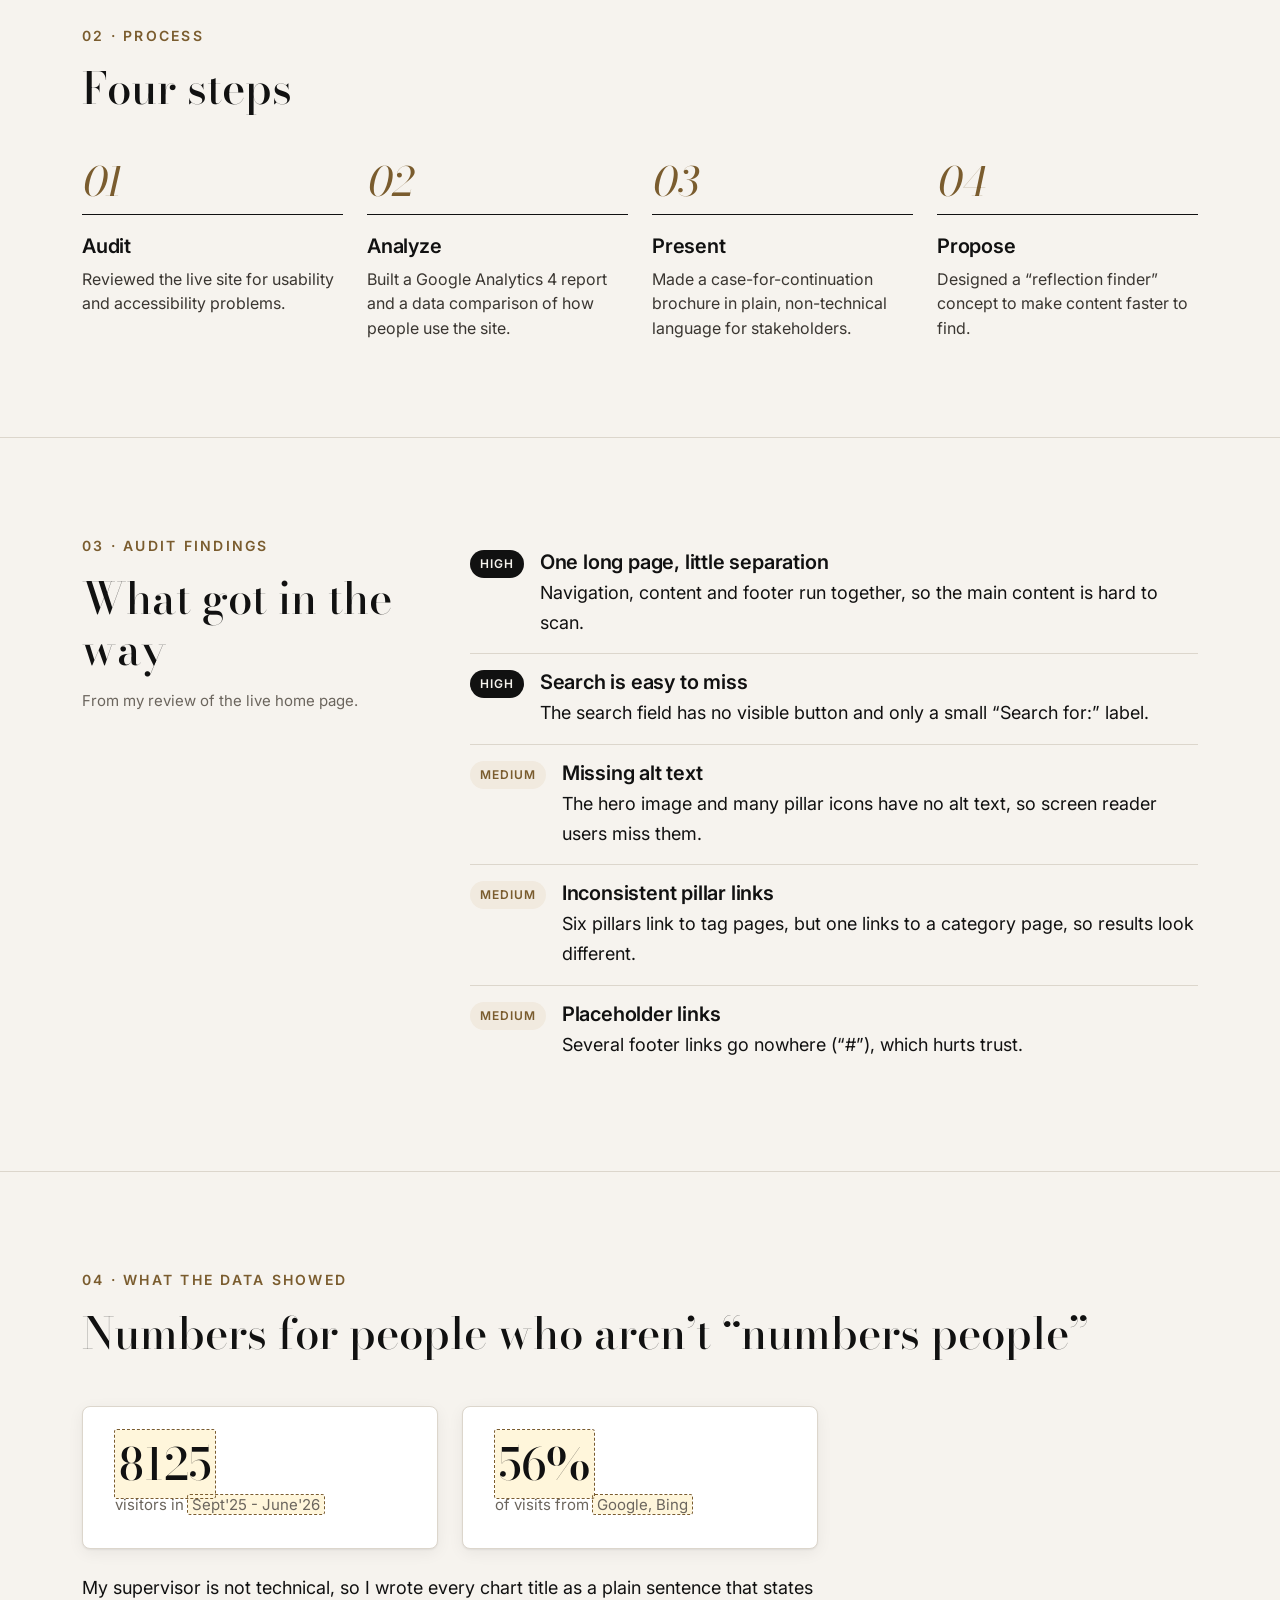
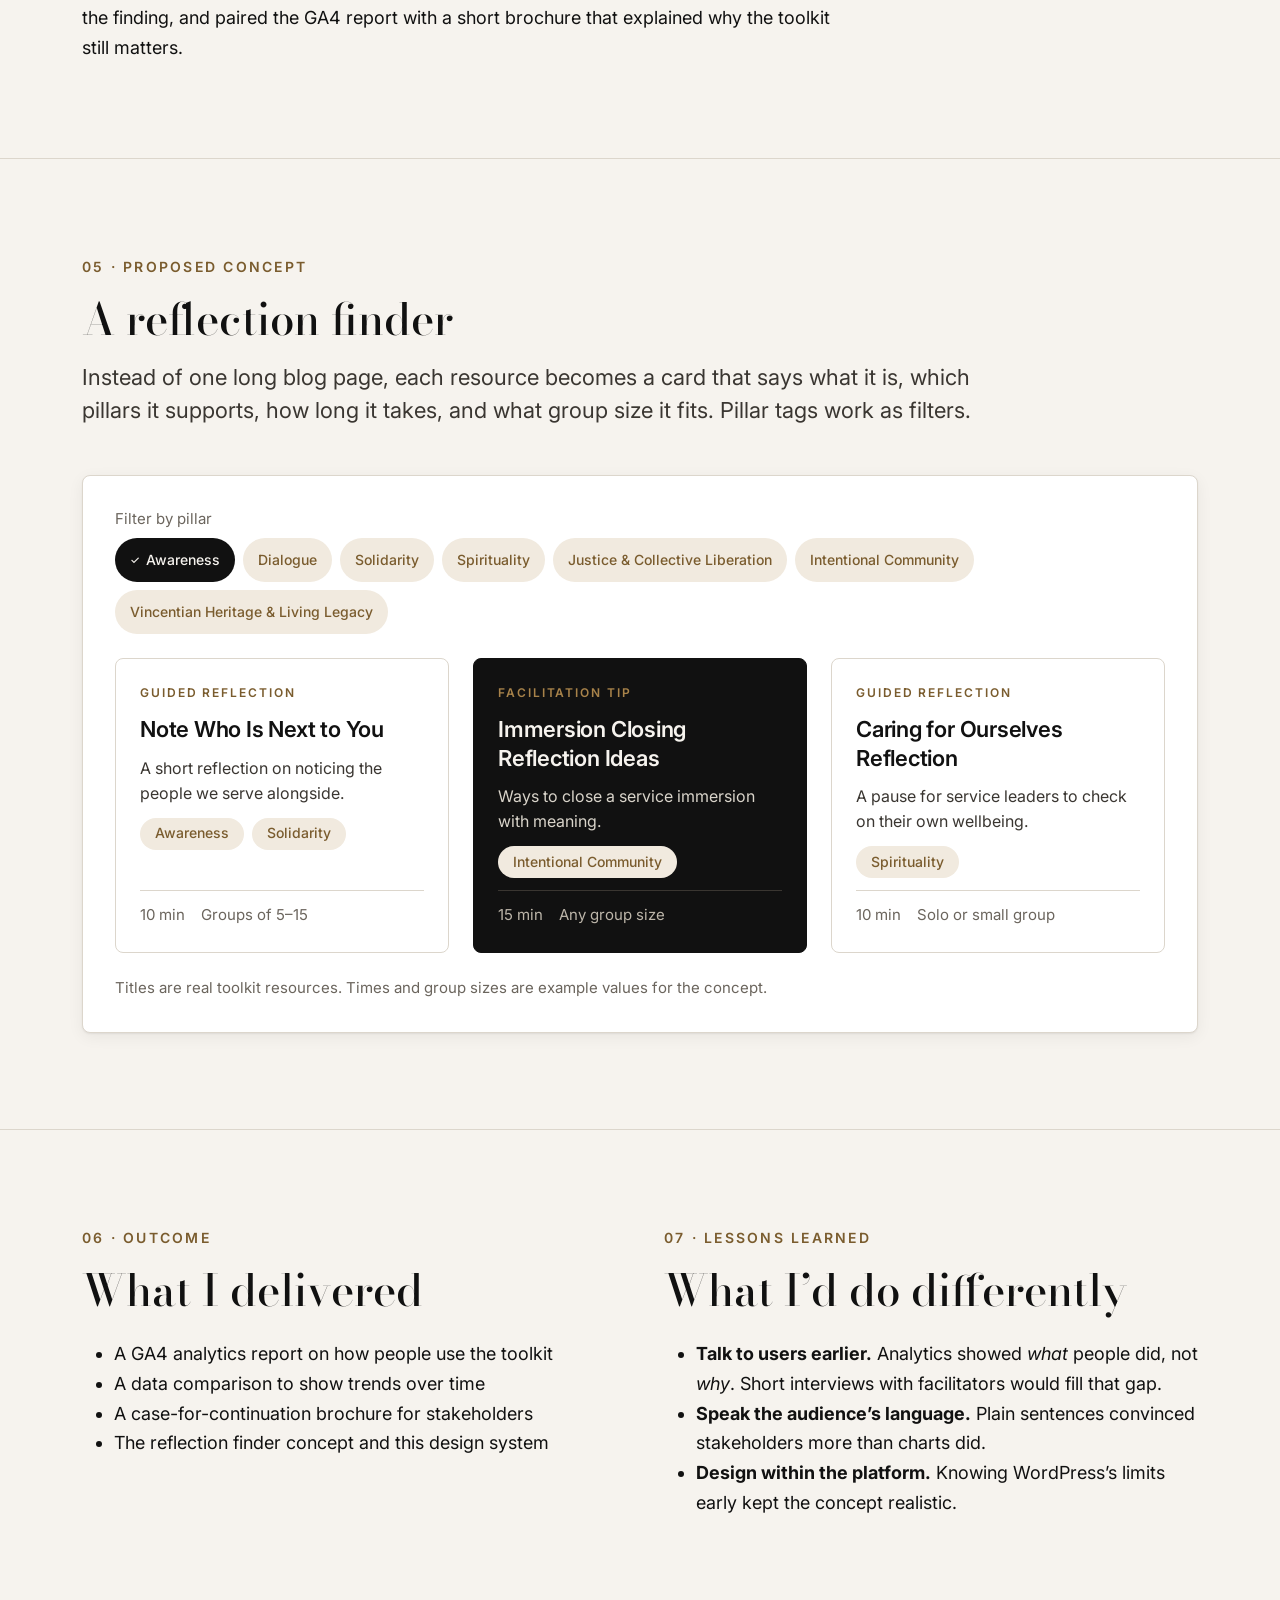
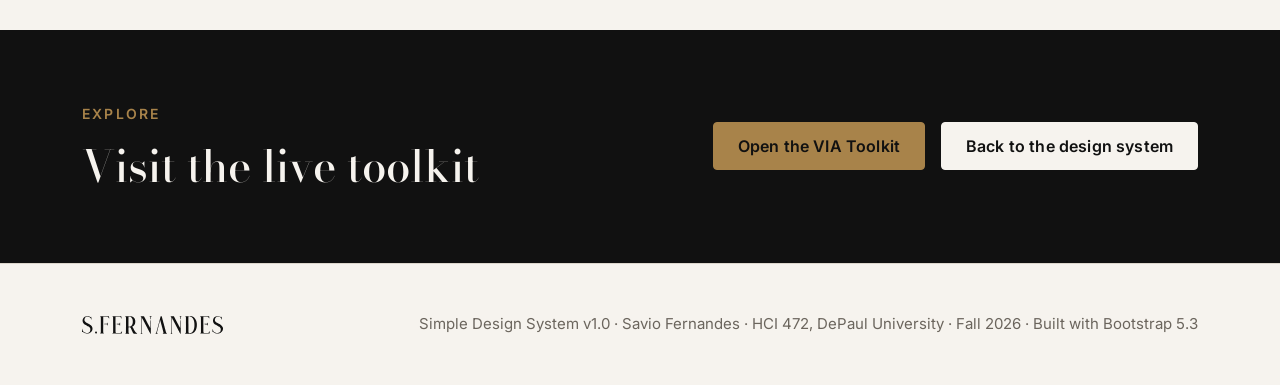
<file: patterns/case-study.html>
<!DOCTYPE html>
<html lang="en">
<head>
  <meta charset="UTF-8">
  <meta name="viewport" content="width=device-width, initial-scale=1">
  <meta name="description" content="UX case study: making DePaul's VIA Reflection Toolkit easier to find, use and keep alive.">
  <meta name="author" content="Savio Fernandes">
  <title>Case study: VIA Reflection Toolkit · S.Fernandes Design System</title>
  <link rel="icon" href="../favicon.svg" type="image/svg+xml">
  <link rel="icon" href="../favicon.ico" sizes="any">
  <link href="https://cdn.jsdelivr.net/npm/bootstrap@5.3.3/dist/css/bootstrap.min.css" rel="stylesheet">
  <link rel="preconnect" href="https://fonts.googleapis.com">
  <link rel="preconnect" href="https://fonts.gstatic.com" crossorigin>
  <link href="https://fonts.googleapis.com/css2?family=Bodoni+Moda:ital,opsz,wght@0,6..96,400;0,6..96,500;1,6..96,400&family=Inter:wght@400;500;600&display=swap" rel="stylesheet">
  <link rel="stylesheet" href="../css/ds.css">
</head>
<body>
<a class="skip-link" href="#main">Skip to main content</a>
<header>
<nav class="navbar navbar-expand-md sticky-top sf-nav" aria-label="Main">
  <div class="container-xl">
    <a class="navbar-brand" href="../index.html"><img src="../assets/logo/sf-lockup-black.svg" alt="S.Fernandes design system home"></a>
    <button class="navbar-toggler" type="button" data-bs-toggle="collapse" data-bs-target="#sfnav" aria-controls="sfnav" aria-expanded="false" aria-label="Toggle navigation">
      <span class="navbar-toggler-icon"></span>
    </button>
    <div class="collapse navbar-collapse" id="sfnav">
      <ul class="navbar-nav ms-auto gap-md-2"><li class="nav-item dropdown">
          <a class="nav-link dropdown-toggle" href="#" id="dd-foundations" role="button" data-bs-toggle="dropdown" aria-expanded="false">Foundations</a>
          <ul class="dropdown-menu dropdown-menu-end" aria-labelledby="dd-foundations"><li><a class="dropdown-item" href="../foundations/colors.html">Color</a></li><li><a class="dropdown-item" href="../foundations/typography.html">Typography</a></li><li><a class="dropdown-item" href="../foundations/logo.html">Logo</a></li></ul>
        </li><li class="nav-item dropdown">
          <a class="nav-link dropdown-toggle" href="#" id="dd-components" role="button" data-bs-toggle="dropdown" aria-expanded="false">Components</a>
          <ul class="dropdown-menu dropdown-menu-end" aria-labelledby="dd-components"><li><a class="dropdown-item" href="../components/button.html">Button</a></li><li><a class="dropdown-item" href="../components/card.html">Resource card</a></li><li><a class="dropdown-item" href="../components/tag.html">Pillar tag</a></li><li><a class="dropdown-item" href="../components/step.html">Process step</a></li></ul>
        </li><li class="nav-item dropdown">
          <a class="nav-link dropdown-toggle active" href="#" id="dd-page-pattern" role="button" data-bs-toggle="dropdown" aria-expanded="false">Page pattern</a>
          <ul class="dropdown-menu dropdown-menu-end" aria-labelledby="dd-page-pattern"><li><a class="dropdown-item active" href="../patterns/case-study.html" aria-current="page">Case study: VIA Toolkit</a></li></ul>
        </li></ul>
    </div>
  </div>
</nav>
</header>

<main id="main">

<!-- HERO -->
<section class="sf-hero">
  <div class="container-xl">
    <span class="sf-eyebrow">Case study · DePaul University</span>
    <h1 class="sf-display mb-4" style="max-width:15ch">Helping volunteers find the right reflection, <em class="sf-emphasis">faster.</em></h1>
    <p class="sf-lead sf-measure mb-5">The VIA (Vincentians in Action) Reflection Toolkit is DePaul’s free library of reflections, icebreakers and facilitation tips for people doing service. I manage the site. This is how I studied its problems and made the case for its future.</p>
    <dl class="sf-meta-grid">
      <div><dt>My role</dt><dd>Website manager &amp; UX designer</dd></div>
      <div><dt>Timeline</dt><dd><span class="sf-placeholder">Spring–Summer 2025</span></dd></div>
      <div><dt>Tools</dt><dd>WordPress, Google Analytics 4, Figma</dd></div>
      <div><dt>Audience</dt><dd>Students, staff and service leaders</dd></div>
    </dl>
  </div>
</section>

<!-- TL;DR -->
<section class="pb-5">
  <div class="container-xl">
    <div class="sf-tldr">
      <span class="sf-eyebrow">Long story short</span>
      <p>The toolkit had great content that was hard to find, aging, and rarely promoted. I audited the site, analyzed its visitor data, and turned the findings into a plain-language case for keeping it, plus a design concept that lets people filter reflections by pillar, time and group size.</p>
    </div>
  </div>
</section>

<!-- PROBLEM -->
<section class="sf-section">
  <div class="container-xl">
    <div class="row g-4 g-lg-5">
      <div class="col-lg-4"><span class="sf-eyebrow">01 · The problem</span><h2>Good content, hard to reach</h2></div>
      <div class="col-lg-8">
        <p class="sf-measure">The toolkit lives on DePaul’s WordPress blog platform. Over time its content aged, it was barely promoted, and the platform limited what we could change. Its future was being questioned.</p>
        <blockquote class="sf-quote my-4">A facilitator with ten minutes before a group meeting can’t scroll through a long blog to find the right reflection.</blockquote>
        <p class="sf-measure mb-0">The key question became: <b>how can people quickly find a reflection that fits their group, and how do we show the toolkit is worth keeping?</b></p>
      </div>
    </div>
  </div>
</section>

<!-- PROCESS -->
<section class="sf-section">
  <div class="container-xl">
    <span class="sf-eyebrow">02 · Process</span>
    <h2 class="mb-5">Four steps</h2>
    <ol class="sf-steps">
      <li class="sf-step"><h3 class="sf-step__title">Audit</h3><p class="sf-step__text">Reviewed the live site for usability and accessibility problems.</p></li>
      <li class="sf-step"><h3 class="sf-step__title">Analyze</h3><p class="sf-step__text">Built a Google Analytics 4 report and a data comparison of how people use the site.</p></li>
      <li class="sf-step"><h3 class="sf-step__title">Present</h3><p class="sf-step__text">Made a case-for-continuation brochure in plain, non-technical language for stakeholders.</p></li>
      <li class="sf-step"><h3 class="sf-step__title">Propose</h3><p class="sf-step__text">Designed a “reflection finder” concept to make content faster to find.</p></li>
    </ol>
  </div>
</section>

<!-- FINDINGS -->
<section class="sf-section">
  <div class="container-xl">
    <div class="row g-4 g-lg-5">
      <div class="col-lg-4"><span class="sf-eyebrow">03 · Audit findings</span><h2>What got in the way</h2><p class="sf-small mt-3">From my review of the live home page.</p></div>
      <div class="col-lg-8">
        <div class="sf-finding"><span class="sev sev--high">High</span><div><h3 class="h5 fw-semibold mb-1">One long page, little separation</h3><p class="mb-0">Navigation, content and footer run together, so the main content is hard to scan.</p></div></div>
        <div class="sf-finding"><span class="sev sev--high">High</span><div><h3 class="h5 fw-semibold mb-1">Search is easy to miss</h3><p class="mb-0">The search field has no visible button and only a small “Search for:” label.</p></div></div>
        <div class="sf-finding"><span class="sev sev--med">Medium</span><div><h3 class="h5 fw-semibold mb-1">Missing alt text</h3><p class="mb-0">The hero image and many pillar icons have no alt text, so screen reader users miss them.</p></div></div>
        <div class="sf-finding"><span class="sev sev--med">Medium</span><div><h3 class="h5 fw-semibold mb-1">Inconsistent pillar links</h3><p class="mb-0">Six pillars link to tag pages, but one links to a category page, so results look different.</p></div></div>
        <div class="sf-finding"><span class="sev sev--med">Medium</span><div><h3 class="h5 fw-semibold mb-1">Placeholder links</h3><p class="mb-0">Several footer links go nowhere (“#”), which hurts trust.</p></div></div>
      </div>
    </div>
  </div>
</section>

<!-- DATA -->
<section class="sf-section">
  <div class="container-xl">
    <span class="sf-eyebrow">04 · What the data showed</span>
    <h2 class="mb-5">Numbers for people who aren’t “numbers people”</h2>
    <div class="row g-4 mb-4">
      <div class="col-md-4"><div class="sf-mock h-100"><p class="sf-h2 mb-1"><span class="sf-placeholder">8125</span></p><p class="sf-small mb-0">visitors in <span class="sf-placeholder">Sept'25 - June'26</span></p></div></div>
      <!-- <div class="col-md-4"><div class="sf-mock h-100"><p class="sf-h2 mb-1"><span class="sf-placeholder">[__]</span></p><p class="sf-small mb-0">most-visited section: <span class="sf-placeholder">[e.g. Guided Reflections]</span></p></div></div>-->
      <div class="col-md-4"><div class="sf-mock h-100"><p class="sf-h2 mb-1"><span class="sf-placeholder">56%</span></p><p class="sf-small mb-0">of visits from <span class="sf-placeholder">Google, Bing</span></p></div></div>
    </div>
    <p class="sf-measure mb-0">My supervisor is not technical, so I wrote every chart title as a plain sentence that states the finding, and paired the GA4 report with a short brochure that explained why the toolkit still matters.</p>
  </div>
</section>

<!-- CONCEPT -->
<section class="sf-section">
  <div class="container-xl">
    <span class="sf-eyebrow">05 · Proposed concept</span>
    <h2 class="mb-3">A reflection finder</h2>
    <p class="sf-lead sf-measure mb-5">Instead of one long blog page, each resource becomes a card that says what it is, which pillars it supports, how long it takes, and what group size it fits. Pillar tags work as filters.</p>
    <div class="sf-mock">
      <p class="sf-small mb-2" id="finder-label">Filter by pillar</p>
      <div class="sf-tags mb-4" role="group" aria-labelledby="finder-label">
        <button type="button" class="sf-tag" aria-pressed="true">Awareness</button>
        <button type="button" class="sf-tag" aria-pressed="false">Dialogue</button>
        <button type="button" class="sf-tag" aria-pressed="false">Solidarity</button>
        <button type="button" class="sf-tag" aria-pressed="false">Spirituality</button>
        <button type="button" class="sf-tag" aria-pressed="false">Justice &amp; Collective Liberation</button>
        <button type="button" class="sf-tag" aria-pressed="false">Intentional Community</button>
        <button type="button" class="sf-tag" aria-pressed="false">Vincentian Heritage &amp; Living Legacy</button>
      </div>
      <div class="row g-4">
        <div class="col-md-6 col-lg-4"><article class="sf-card">
      <p class="sf-card__type">Guided reflection</p>
      <h3 class="sf-card__title"><a href="https://blogs.depaul.edu/via">Note Who Is Next to You</a></h3>
      <p class="sf-card__text">A short reflection on noticing the people we serve alongside.</p>
      <ul class="sf-tags" aria-label="Pillars"><li><span class="sf-tag">Awareness</span></li><li><span class="sf-tag">Solidarity</span></li></ul>
      <p class="sf-card__meta"><span>10 min</span><span>Groups of 5–15</span></p>
    </article></div>
        <div class="col-md-6 col-lg-4"><article class="sf-card sf-card--dark">
      <p class="sf-card__type">Facilitation tip</p>
      <h3 class="sf-card__title"><a href="https://blogs.depaul.edu/via">Immersion Closing Reflection Ideas</a></h3>
      <p class="sf-card__text">Ways to close a service immersion with meaning.</p>
      <ul class="sf-tags" aria-label="Pillars"><li><span class="sf-tag">Intentional Community</span></li></ul>
      <p class="sf-card__meta"><span>15 min</span><span>Any group size</span></p>
    </article></div>
        <div class="col-md-6 col-lg-4"><article class="sf-card">
      <p class="sf-card__type">Guided reflection</p>
      <h3 class="sf-card__title"><a href="https://blogs.depaul.edu/via">Caring for Ourselves Reflection</a></h3>
      <p class="sf-card__text">A pause for service leaders to check on their own wellbeing.</p>
      <ul class="sf-tags" aria-label="Pillars"><li><span class="sf-tag">Spirituality</span></li></ul>
      <p class="sf-card__meta"><span>10 min</span><span>Solo or small group</span></p>
    </article></div>
      </div>
      <p class="sf-small mt-4 mb-0">Titles are real toolkit resources. Times and group sizes are example values for the concept.</p>
    </div>
  </div>
</section>

<!-- OUTCOME + LESSONS -->
<section class="sf-section">
  <div class="container-xl">
    <div class="row g-4 g-lg-5">
      <div class="col-lg-6">
        <span class="sf-eyebrow">06 · Outcome</span>
        <h2 class="mb-4">What I delivered</h2>
        <ul class="sf-measure">
          <li>A GA4 analytics report on how people use the toolkit</li>
          <li>A data comparison to show trends over time</li>
          <li>A case-for-continuation brochure for stakeholders</li>
          <li>The reflection finder concept and this design system</li>
        </ul>
        <!-- <p class="mb-0">Result: <span class="sf-placeholder">[what the stakeholder meeting decided]</span></p> -->
      </div>
      <div class="col-lg-6">
        <span class="sf-eyebrow">07 · Lessons learned</span>
        <h2 class="mb-4">What I’d do differently</h2>
        <ul class="sf-measure">
          <li><b>Talk to users earlier.</b> Analytics showed <em>what</em> people did, not <em>why</em>. Short interviews with facilitators would fill that gap.</li>
          <li><b>Speak the audience’s language.</b> Plain sentences convinced stakeholders more than charts did.</li>
          <li><b>Design within the platform.</b> Knowing WordPress’s limits early kept the concept realistic.</li>
        </ul>
      </div>
    </div>
  </div>
</section>

<!-- CTA -->
<section class="py-5" style="background:var(--sf-bg-inverse);color:var(--sf-text-inverse)">
  <div class="container-xl d-flex flex-wrap justify-content-between align-items-center gap-4 py-4">
    <div><span class="sf-eyebrow" style="color:var(--sf-brass)">Explore</span><h2 class="mb-0" style="color:var(--sf-paper)">Visit the live toolkit</h2></div>
    <div class="d-flex flex-wrap gap-3">
      <a class="sf-btn sf-btn--accent" href="https://blogs.depaul.edu/via">Open the VIA Toolkit</a>
      <a class="sf-btn sf-btn--inverse" href="../index.html">Back to the design system</a>
    </div>
  </div>
</section>

</main>
<footer class="sf-footer">
  <div class="container-xl d-flex flex-wrap justify-content-between align-items-center gap-3">
    <img src="../assets/logo/sf-wordmark-black.svg" alt="S.Fernandes">
    <span>Simple Design System v1.0 · Savio Fernandes · HCI 472, DePaul University · Fall 2026 · Built with Bootstrap 5.3</span>
  </div>
</footer>
<script src="https://cdn.jsdelivr.net/npm/bootstrap@5.3.3/dist/js/bootstrap.bundle.min.js"></script>
<script>
  // Pillar tag filter toggles (Pillar tag component + case study demo)
  document.querySelectorAll('button.sf-tag[aria-pressed]').forEach(function (b) {
    b.addEventListener('click', function () {
      b.setAttribute('aria-pressed', b.getAttribute('aria-pressed') === 'true' ? 'false' : 'true');
    });
  });
</script>
</body>
</html>
</file>
<file: css/ds.css>
/* =========================================================
   S.Fernandes Simple Design System — v1.0 (Fall 2026)
   Built on Bootstrap 5.3. Tokens match DESIGN.md and the
   Figma variables collection "SF Tokens".
   ========================================================= */

:root {
  /* ---- Color tokens (primitives) ---- */
  --sf-ink: #111111;          /* primary text, dark surfaces      */
  --sf-ink-2: #3A3631;        /* secondary text                   */
  --sf-muted: #6B655D;        /* captions, meta text              */
  --sf-line: #DCD6CC;         /* borders, dividers (not for text) */
  --sf-paper: #F6F3EE;        /* page background                  */
  --sf-surface: #FFFFFF;      /* cards, inputs                    */
  --sf-brass: #A8834A;        /* accent fills, large display only */
  --sf-brass-700: #7A5C2E;    /* accent text, links, focus ring   */
  --sf-brass-50: #F1EADF;     /* tag background, highlights       */

  /* ---- Semantic tokens ---- */
  --sf-text: var(--sf-ink);
  --sf-text-secondary: var(--sf-ink-2);
  --sf-text-muted: var(--sf-muted);
  --sf-bg: var(--sf-paper);
  --sf-bg-raised: var(--sf-surface);
  --sf-bg-inverse: var(--sf-ink);
  --sf-text-inverse: var(--sf-paper);
  --sf-accent: var(--sf-brass);
  --sf-accent-text: var(--sf-brass-700);
  --sf-border: var(--sf-line);
  --sf-bg-subtle: var(--sf-brass-50);
  --sf-focus: var(--sf-brass-700);

  /* ---- Type ---- */
  --sf-font-display: "Bodoni Moda", Didot, "Times New Roman", serif;
  --sf-font-text: "Inter", system-ui, -apple-system, "Segoe UI", Arial, sans-serif;
  --sf-fs-display: 4.25rem;   /* 68px */
  --sf-fs-h1: 3.438rem;       /* 55px */
  --sf-fs-h2: 2.75rem;        /* 44px */
  --sf-fs-h3: 1.75rem;        /* 28px */
  --sf-fs-lead: 1.375rem;     /* 22px */
  --sf-fs-body: 1.125rem;     /* 18px */
  --sf-fs-small: 0.938rem;    /* 15px */
  --sf-fs-eyebrow: 0.875rem;  /* 14px */

  /* ---- Spacing (8-point) ---- */
  --sf-space-1: 4px;  --sf-space-2: 8px;  --sf-space-3: 16px; --sf-space-4: 24px;
  --sf-space-5: 32px; --sf-space-6: 48px; --sf-space-7: 64px; --sf-space-8: 96px;

  /* ---- Shape ---- */
  --sf-radius-sm: 4px;
  --sf-radius-md: 8px;
  --sf-radius-pill: 999px;
  --sf-shadow-1: 0 1px 2px rgba(17,17,17,.06), 0 4px 16px rgba(17,17,17,.06);

  /* ---- Bootstrap overrides ---- */
  --bs-body-bg: var(--sf-bg);
  --bs-body-color: var(--sf-text);
  --bs-body-font-family: var(--sf-font-text);
  --bs-link-color: var(--sf-accent-text);
  --bs-link-hover-color: var(--sf-ink);
  --bs-border-color: var(--sf-border);
}

/* ---------- Base ---------- */
html { scroll-behavior: smooth; }
body {
  background: var(--sf-bg);
  color: var(--sf-text);
  font-family: var(--sf-font-text);
  font-size: var(--sf-fs-body);
  line-height: 1.65;
  -webkit-font-smoothing: antialiased;
}
img { max-width: 100%; height: auto; }
a { color: var(--sf-accent-text); text-underline-offset: 3px; text-decoration-thickness: 1px; font-weight: 500; }
a:hover { color: var(--sf-ink); }
:focus-visible { outline: 3px solid var(--sf-focus); outline-offset: 2px; border-radius: 2px; }
.skip-link { position: absolute; left: -9999px; top: 8px; z-index: 2000; background: var(--sf-ink); color: var(--sf-paper); padding: 8px 16px; }
.skip-link:focus { left: 8px; }

/* ---------- Typographic hierarchy ---------- */
.sf-display, h1.sf-display { font-family: var(--sf-font-display); font-weight: 500; font-size: var(--sf-fs-display); line-height: 1.05; letter-spacing: -0.01em; }
h1, .sf-h1 { font-family: var(--sf-font-display); font-weight: 500; font-size: var(--sf-fs-h1); line-height: 1.1; }
h2, .sf-h2 { font-family: var(--sf-font-display); font-weight: 500; font-size: var(--sf-fs-h2); line-height: 1.15; }
h3, .sf-h3 { font-family: var(--sf-font-text); font-weight: 600; font-size: var(--sf-fs-h3); line-height: 1.25; letter-spacing: -0.01em; }
.sf-lead { font-size: var(--sf-fs-lead); line-height: 1.5; color: var(--sf-text-secondary); }
.sf-small { font-size: var(--sf-fs-small); line-height: 1.5; color: var(--sf-text-muted); }
.sf-eyebrow { font-family: var(--sf-font-text); font-size: var(--sf-fs-eyebrow); font-weight: 600; letter-spacing: 0.16em; text-transform: uppercase; color: var(--sf-accent-text); margin-bottom: var(--sf-space-3); display: block; }
em.sf-emphasis, .sf-emphasis { font-family: var(--sf-font-display); font-style: italic; font-weight: 400; font-size: 1.25em; color: var(--sf-accent-text); }

@media (max-width: 767.98px) {
  :root { --sf-fs-display: 2.75rem; --sf-fs-h1: 2.375rem; --sf-fs-h2: 2rem; --sf-fs-h3: 1.5rem; --sf-fs-lead: 1.188rem; }
}

/* ---------- Layout helpers ---------- */
.sf-section { padding: var(--sf-space-8) 0; border-top: 1px solid var(--sf-border); }
.sf-section:first-of-type { border-top: 0; }
.sf-rule { border: 0; border-top: 1px solid var(--sf-border); opacity: 1; margin: var(--sf-space-6) 0; }
.sf-measure { max-width: 68ch; }
@media (max-width: 767.98px) { .sf-section { padding: var(--sf-space-7) 0; } }

/* ---------- Site chrome ---------- */
.sf-nav { background: rgba(246,243,238,.94); backdrop-filter: blur(8px); border-bottom: 1px solid var(--sf-border); }
.sf-nav .navbar-brand img { height: 24px; width: auto; }
.sf-nav .nav-link { color: var(--sf-text-secondary); font-size: var(--sf-fs-small); font-weight: 500; }
.sf-nav .nav-link:hover, .sf-nav .nav-link.active, .sf-nav .nav-link[aria-current="page"] { color: var(--sf-ink); }
.sf-nav .dropdown-menu { border-color: var(--sf-border); border-radius: var(--sf-radius-md); box-shadow: var(--sf-shadow-1); font-size: var(--sf-fs-small); }
.sf-nav .dropdown-item.active, .sf-nav .dropdown-item:active { background: var(--sf-ink); color: var(--sf-paper); }

.sf-sidebar { position: sticky; top: 96px; font-size: var(--sf-fs-small); }
.sf-sidebar h2 { font-family: var(--sf-font-text); font-size: 0.75rem; font-weight: 600; letter-spacing: .16em; text-transform: uppercase; color: var(--sf-muted); margin: var(--sf-space-4) 0 var(--sf-space-2); }
.sf-sidebar a { display: block; padding: 6px 12px; color: var(--sf-text-secondary); text-decoration: none; border-left: 2px solid transparent; font-weight: 400; }
.sf-sidebar a:hover { color: var(--sf-ink); }
.sf-sidebar a[aria-current="page"] { color: var(--sf-ink); border-left-color: var(--sf-brass); font-weight: 600; }

.sf-footer { border-top: 1px solid var(--sf-border); padding: var(--sf-space-6) 0; font-size: var(--sf-fs-small); color: var(--sf-muted); }
.sf-footer img { height: 18px; width: auto; }

/* ---------- Doc page parts ---------- */
.sf-doc-header { padding: var(--sf-space-7) 0 var(--sf-space-5); }
.sf-doc-block { margin-bottom: var(--sf-space-7); }
.sf-demo { background: var(--sf-surface); border: 1px solid var(--sf-border); border-radius: var(--sf-radius-md); padding: var(--sf-space-5); }
.sf-demo.is-paper { background: var(--sf-paper); }
.sf-demo.is-ink { background: var(--sf-ink); border-color: var(--sf-ink); }
.sf-spec { width: 100%; font-size: var(--sf-fs-small); border-collapse: collapse; background: var(--sf-surface); border: 1px solid var(--sf-border); }
.sf-spec th, .sf-spec td { padding: 10px 14px; border-bottom: 1px solid var(--sf-border); vertical-align: top; text-align: left; }
.sf-spec th { font-size: 0.75rem; letter-spacing: .14em; text-transform: uppercase; color: var(--sf-muted); font-weight: 600; background: var(--sf-paper); }
.sf-spec code, .sf-code code { font-size: 0.875rem; }
code { color: var(--sf-brass-700); }
@media (max-width: 767.98px) { .sf-tldr { padding: var(--sf-space-5); } }
.sf-code { background: var(--sf-ink); color: #EAE6DF; border-radius: var(--sf-radius-md); padding: var(--sf-space-4); font-size: 0.875rem; overflow-x: auto; margin: 0; }
.sf-code code { color: inherit; }
.sf-a11y { background: var(--sf-bg-subtle); border-left: 4px solid var(--sf-brass-700); padding: var(--sf-space-4); border-radius: 0 var(--sf-radius-md) var(--sf-radius-md) 0; }
.sf-a11y ul { margin: 0; padding-left: 1.1rem; }
.sf-a11y li { margin-bottom: 6px; }
.table-wrap { overflow-x: auto; }

/* ---------- Swatches ---------- */
.sf-swatch { border: 1px solid var(--sf-border); border-radius: var(--sf-radius-md); overflow: hidden; background: var(--sf-surface); height: 100%; }
.sf-swatch .chip { height: 112px; display: flex; align-items: flex-end; padding: 12px; font-size: 0.8rem; font-weight: 600; }
.sf-swatch .info { padding: 14px 16px; font-size: var(--sf-fs-small); line-height: 1.45; }
.sf-swatch .info b { display: block; font-size: 1rem; color: var(--sf-ink); }
.sf-swatch .info code { color: var(--sf-ink-2); }

/* =========================================================
   COMPONENT 1 — Button  (.sf-btn)
   ========================================================= */
.sf-btn {
  display: inline-flex; align-items: center; justify-content: center; gap: 8px;
  min-height: 48px; padding: 12px 24px;
  font-family: var(--sf-font-text); font-size: 1rem; font-weight: 600; line-height: 1.2; letter-spacing: .01em;
  border: 1.5px solid var(--sf-ink); border-radius: var(--sf-radius-sm);
  background: var(--sf-ink); color: var(--sf-paper);
  text-decoration: none; cursor: pointer;
  transition: background-color .15s ease, color .15s ease, border-color .15s ease;
}
.sf-btn:hover { background: var(--sf-ink-2); border-color: var(--sf-ink-2); color: var(--sf-paper); }
.sf-btn--secondary { background: transparent; color: var(--sf-ink); }
.sf-btn--secondary:hover { background: var(--sf-ink); color: var(--sf-paper); border-color: var(--sf-ink); }
.sf-btn--accent { background: var(--sf-brass); border-color: var(--sf-brass); color: var(--sf-ink); }
.sf-btn--accent:hover { background: var(--sf-brass-700); border-color: var(--sf-brass-700); color: #FFFFFF; }
.sf-btn--inverse { background: var(--sf-paper); border-color: var(--sf-paper); color: var(--sf-ink); }
.sf-btn--inverse:hover { background: transparent; color: var(--sf-paper); }
.sf-btn--sm { min-height: 40px; padding: 8px 16px; font-size: .875rem; }
.sf-btn:disabled, .sf-btn[aria-disabled="true"] { background: var(--sf-line); border-color: var(--sf-line); color: var(--sf-muted); cursor: not-allowed; }

/* =========================================================
   COMPONENT 2 — Resource card  (.sf-card)
   ========================================================= */
.sf-card {
  display: flex; flex-direction: column; gap: 12px; height: 100%;
  padding: 24px; background: var(--sf-surface);
  border: 1px solid var(--sf-border); border-radius: var(--sf-radius-md);
  position: relative; transition: border-color .15s ease, transform .15s ease, box-shadow .15s ease;
}
.sf-card:hover { border-color: var(--sf-ink); box-shadow: var(--sf-shadow-1); transform: translateY(-2px); }
.sf-card:focus-within { border-color: var(--sf-ink); }
.sf-card__type { font-size: .75rem; font-weight: 600; letter-spacing: .16em; text-transform: uppercase; color: var(--sf-accent-text); margin: 0; }
.sf-card__title { font-family: var(--sf-font-text); font-size: 1.375rem; font-weight: 600; line-height: 1.3; margin: 0; }
.sf-card__title a { color: var(--sf-ink); text-decoration: none; font-weight: 600; }
.sf-card__title a::after { content: ""; position: absolute; inset: 0; border-radius: var(--sf-radius-md); }  /* whole card clickable */
.sf-card__text { font-size: 1rem; line-height: 1.55; color: var(--sf-text-secondary); margin: 0; }
.sf-card__meta { display: flex; flex-wrap: wrap; gap: 16px; font-size: var(--sf-fs-small); color: var(--sf-muted); margin: auto 0 0; padding-top: 12px; border-top: 1px solid var(--sf-border); }
.sf-card--dark { background: var(--sf-ink); border-color: var(--sf-ink); }
.sf-card--dark .sf-card__title, .sf-card--dark .sf-card__title a { color: var(--sf-paper); }
.sf-card--dark .sf-card__text { color: #D9D4CA; }
.sf-card--dark .sf-card__type { color: var(--sf-brass); }
.sf-card--dark .sf-card__meta { color: #BDB6AA; border-color: #3A3631; }
@media (prefers-reduced-motion: reduce) { .sf-card, .sf-btn { transition: none; } .sf-card:hover { transform: none; } }

/* =========================================================
   COMPONENT 3 — Pillar tag  (.sf-tag)
   ========================================================= */
.sf-tag {
  display: inline-flex; align-items: center; gap: 6px;
  min-height: 32px; padding: 4px 14px;
  font-family: var(--sf-font-text); font-size: .875rem; font-weight: 500; line-height: 1.2;
  background: var(--sf-bg-subtle); color: var(--sf-accent-text);
  border: 1px solid transparent; border-radius: var(--sf-radius-pill);
  text-decoration: none; white-space: nowrap;
}
button.sf-tag { cursor: pointer; min-height: 44px; }
button.sf-tag:hover { border-color: var(--sf-brass-700); }
.sf-tag[aria-pressed="true"] { background: var(--sf-ink); color: var(--sf-paper); }
.sf-tag[aria-pressed="true"]::before { content: "✓"; font-size: .8em; }
.sf-tag--outline { background: transparent; border-color: var(--sf-line); color: var(--sf-ink-2); }
.sf-tags { display: flex; flex-wrap: wrap; gap: 8px; list-style: none; padding: 0; margin: 0; }

/* =========================================================
   COMPONENT 4 — Process step  (.sf-step)
   ========================================================= */
.sf-steps { list-style: none; padding: 0; margin: 0; display: grid; gap: 24px; counter-reset: sfstep; }
@media (min-width: 992px) { .sf-steps { grid-template-columns: repeat(4, 1fr); } }
.sf-step { counter-increment: sfstep; position: relative; padding-top: 72px; }
.sf-step::before {
  content: counter(sfstep, decimal-leading-zero);
  position: absolute; top: 0; left: 0;
  font-family: var(--sf-font-display); font-style: italic; font-size: 2.5rem; line-height: 1;
  color: var(--sf-accent-text);
}
.sf-step::after { content: ""; position: absolute; top: 52px; left: 0; right: 0; border-top: 1px solid var(--sf-ink); }
.sf-step__title { font-family: var(--sf-font-text); font-size: 1.25rem; font-weight: 600; margin: 0 0 8px; }
.sf-step__text { font-size: 1rem; line-height: 1.55; color: var(--sf-text-secondary); margin: 0; }

/* ---------- Case study extras ---------- */
.sf-hero { padding: var(--sf-space-8) 0 var(--sf-space-7); }
.sf-meta-grid { display: grid; grid-template-columns: repeat(2, 1fr); gap: 24px; border-top: 1px solid var(--sf-ink); padding-top: 24px; }
@media (min-width: 768px) { .sf-meta-grid { grid-template-columns: repeat(4, 1fr); } }
.sf-meta-grid dt { font-size: .75rem; letter-spacing: .16em; text-transform: uppercase; color: var(--sf-muted); font-weight: 600; margin-bottom: 4px; }
.sf-meta-grid dd { margin: 0; font-size: 1rem; }
.sf-tldr { background: var(--sf-ink); color: var(--sf-paper); border-radius: var(--sf-radius-md); padding: var(--sf-space-6); }
.sf-tldr .sf-eyebrow { color: var(--sf-brass); }
.sf-tldr p { font-size: var(--sf-fs-lead); line-height: 1.5; margin: 0; }
.sf-quote { font-family: var(--sf-font-display); font-style: italic; font-size: 1.75rem; line-height: 1.35; border-left: 3px solid var(--sf-brass); padding-left: 24px; margin: 0; }
.sf-placeholder { background: #FFF6DB; outline: 1px dashed var(--sf-brass-700); padding: 0 4px; border-radius: 2px; }
.sf-mock { background: var(--sf-surface); border: 1px solid var(--sf-border); border-radius: var(--sf-radius-md); padding: var(--sf-space-5); box-shadow: var(--sf-shadow-1); }
.sf-finding { display: flex; gap: 16px; padding: 16px 0; border-bottom: 1px solid var(--sf-border); }
.sf-finding:last-child { border-bottom: 0; }
.sf-finding .sev { flex: 0 0 auto; font-size: .75rem; font-weight: 600; letter-spacing: .08em; text-transform: uppercase; padding: 4px 10px; border-radius: var(--sf-radius-pill); height: fit-content; }
.sev--high { background: var(--sf-ink); color: var(--sf-paper); }
.sev--med { background: var(--sf-brass-50); color: var(--sf-brass-700); }

/* ---------- Cover page ---------- */
.sf-cover { min-height: calc(100vh - 65px); display: flex; align-items: center; padding: var(--sf-space-8) 0; }
.sf-cover-card { display: block; text-decoration: none; color: var(--sf-ink); padding: 32px; border-top: 1px solid var(--sf-ink); height: 100%; transition: background-color .15s ease; }
.sf-cover-card:hover { background: var(--sf-surface); color: var(--sf-ink); }
.sf-cover-card .num { font-family: var(--sf-font-display); font-style: italic; font-size: 2.5rem; color: var(--sf-accent-text); line-height: 1; }
.sf-cover-card h2 { font-size: 2rem; margin: 16px 0 8px; }
.sf-cover-card p { color: var(--sf-text-secondary); font-size: 1rem; font-weight: 400; margin: 0; }
</file>
